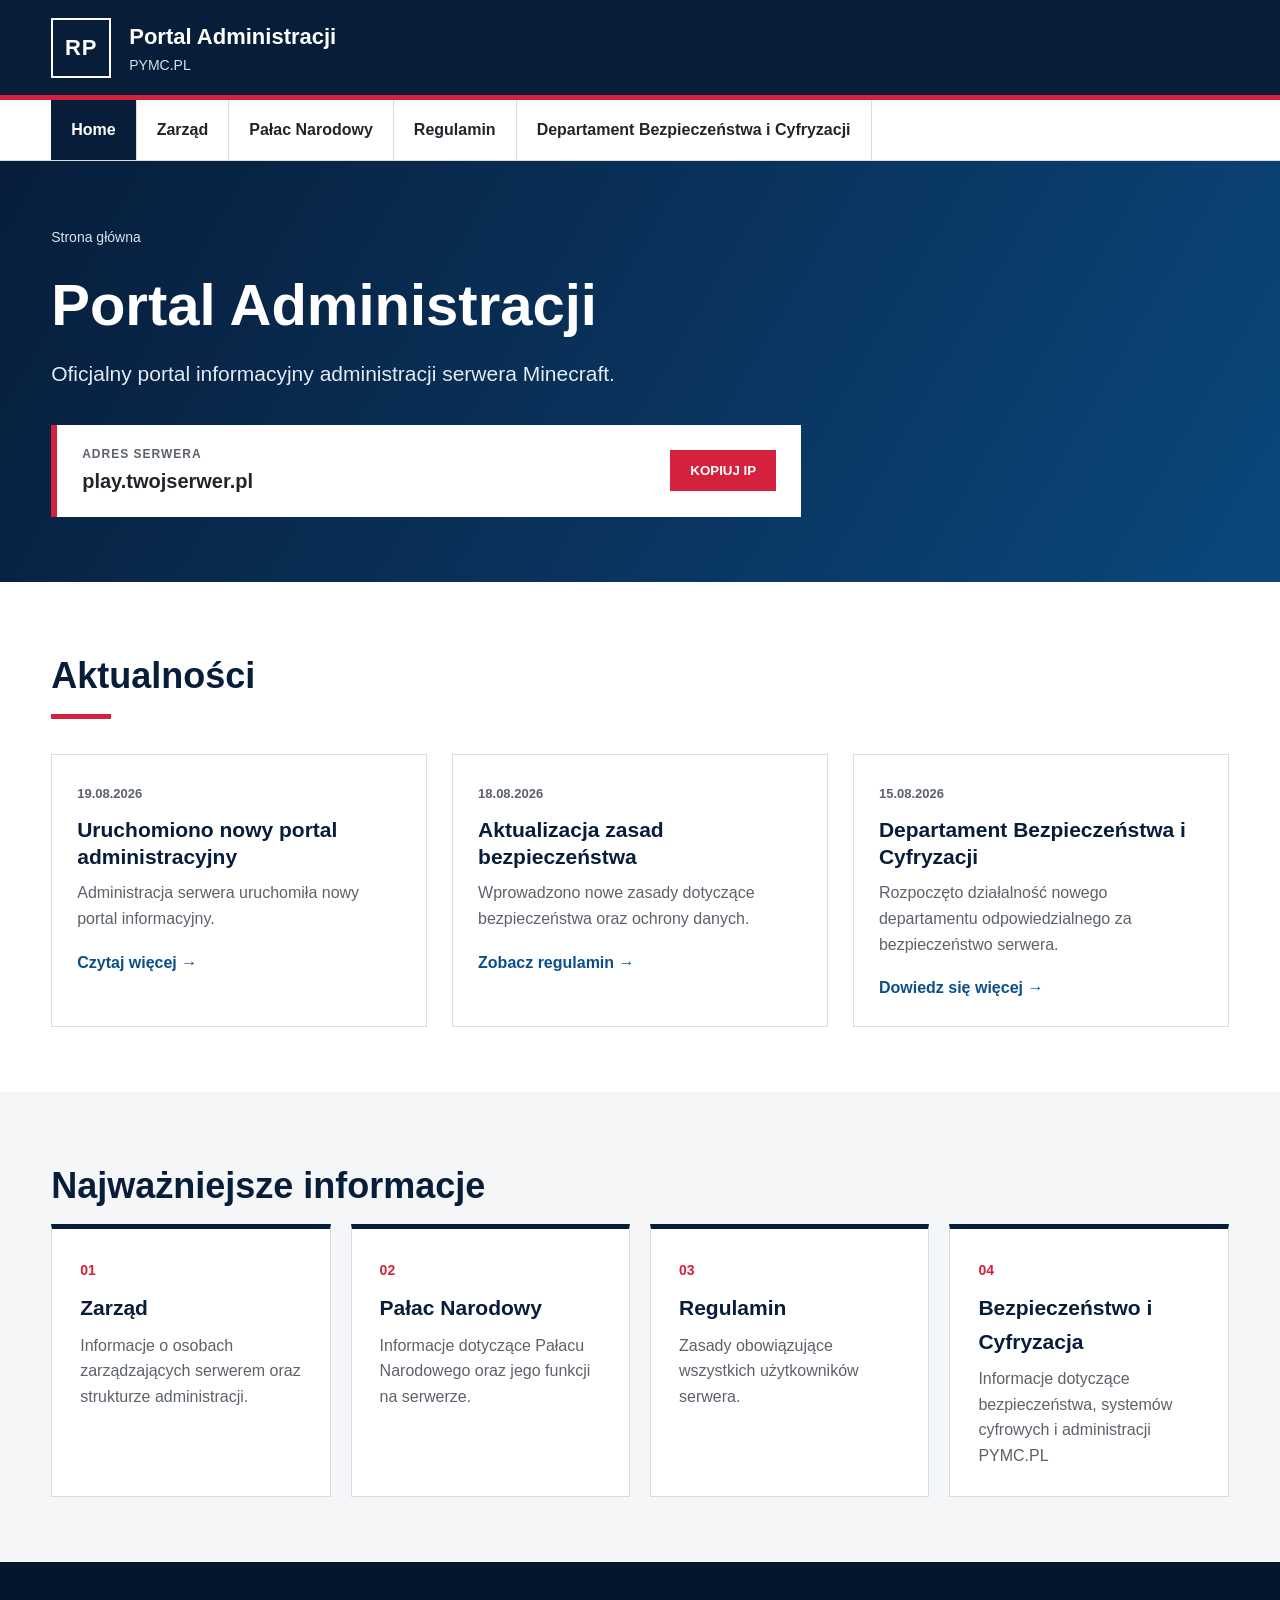
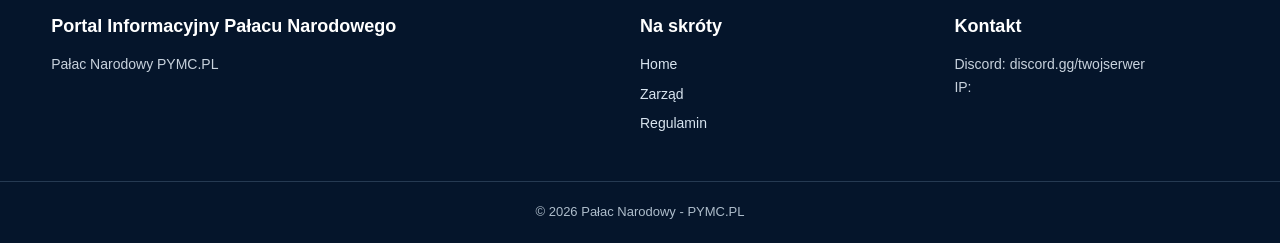
<file: index.html>
<!DOCTYPE html>
<html lang="pl">
<head>

    <meta charset="UTF-8">

    <meta name="viewport"
          content="width=device-width, initial-scale=1.0">

    <title>PYMC.PL</title>

    <link rel="icon"
          href="logopymc.png"
          type="image/png">

    <link rel="stylesheet"
          href="style.css">

</head>

<body>

<header class="top">
    <div class="container top-content">

        <div class="brand">
            <div class="logo">
                RP
            </div>

            <div>
                <strong>Portal Administracji</strong>
                <span>PYMC.PL</span>
            </div>
        </div>

        <button class="menu-button" onclick="toggleMenu()">
            ☰ MENU
        </button>

    </div>
</header>


<nav id="navigation">
    <div class="container nav-content">

        <a class="active" href="index.html">Home</a>
        <a href="zarzad.html">Zarząd</a>
        <a href="palac-narodowy.html">Pałac Narodowy</a>
        <a href="regulamin.html">Regulamin</a>
        <a href="departament.html">
            Departament Bezpieczeństwa i Cyfryzacji
        </a>

    </div>
</nav>


<main>

<section class="hero">
    <div class="container">

        <div class="breadcrumbs">
            Strona główna
        </div>

        <h1>Portal Administracji</h1>

        <p class="hero-description">
            Oficjalny portal informacyjny administracji
            serwera Minecraft.
        </p>

        <div class="server-box">

            <div>
                <span>ADRES SERWERA</span>
                <strong id="server-ip">
                    play.twojserwer.pl
                </strong>
            </div>

            <button onclick="copyIP()">
                KOPIUJ IP
            </button>

        </div>

    </div>
</section>


<section class="section">
    <div class="container">

        <h2>Aktualności</h2>

        <div class="red-line"></div>

        <div class="news">

            <article>
                <span class="date">
                    19.08.2026
                </span>

                <h3>
                    Uruchomiono nowy portal administracyjny
                </h3>

                <p>
                    Administracja serwera uruchomiła nowy
                    portal informacyjny.
                </p>

                <a href="#">
                    Czytaj więcej →
                </a>
            </article>


            <article>
                <span class="date">
                    18.08.2026
                </span>

                <h3>
                    Aktualizacja zasad bezpieczeństwa
                </h3>

                <p>
                    Wprowadzono nowe zasady dotyczące
                    bezpieczeństwa oraz ochrony danych.
                </p>

                <a href="regulamin.html">
                    Zobacz regulamin →
                </a>
            </article>


            <article>
                <span class="date">
                    15.08.2026
                </span>

                <h3>
                    Departament Bezpieczeństwa i Cyfryzacji
                </h3>

                <p>
                    Rozpoczęto działalność nowego departamentu
                    odpowiedzialnego za bezpieczeństwo serwera.
                </p>

                <a href="departament.html">
                    Dowiedz się więcej →
                </a>
            </article>

        </div>

    </div>
</section>


<section class="gray-section">

    <div class="container">

        <h2>Najważniejsze informacje</h2>

        <div class="cards">

            <a href="zarzad.html" class="card">
                <span class="card-icon">01</span>
                <h3>Zarząd</h3>
                <p>
                    Informacje o osobach zarządzających
                    serwerem oraz strukturze administracji.
                </p>
            </a>


            <a href="palac-narodowy.html" class="card">
                <span class="card-icon">02</span>
                <h3>Pałac Narodowy</h3>
                <p>
                    Informacje dotyczące Pałacu Narodowego
                    oraz jego funkcji na serwerze.
                </p>
            </a>


            <a href="regulamin.html" class="card">
                <span class="card-icon">03</span>
                <h3>Regulamin</h3>
                <p>
                    Zasady obowiązujące wszystkich
                    użytkowników serwera.
                </p>
            </a>


            <a href="departament.html" class="card">
                <span class="card-icon">04</span>
                <h3>Bezpieczeństwo i Cyfryzacja</h3>
                <p>
                    Informacje dotyczące bezpieczeństwa,
                    systemów cyfrowych i administracji PYMC.PL
                </p>
            </a>

        </div>

    </div>

</section>

</main>


<footer>

    <div class="container footer-grid">

        <div>
            <strong>Portal Informacyjny Pałacu Narodowego</strong>

            <p>
                Pałac Narodowy PYMC.PL
            </p>
        </div>


        <div>
            <strong>Na skróty</strong>

            <a href="index.html">Home</a>
            <a href="zarzad.html">Zarząd</a>
            <a href="regulamin.html">Regulamin</a>
        </div>


        <div>
            <strong>Kontakt</strong>

            <p>
                Discord: discord.gg/twojserwer
            </p>

            <p>
                IP: 
            </p>
        </div>

    </div>


    <div class="copyright">
        © 2026 Pałac Narodowy - PYMC.PL
    </div>

</footer>


<script src="script.js"></script>

</body>
</html>
</file>
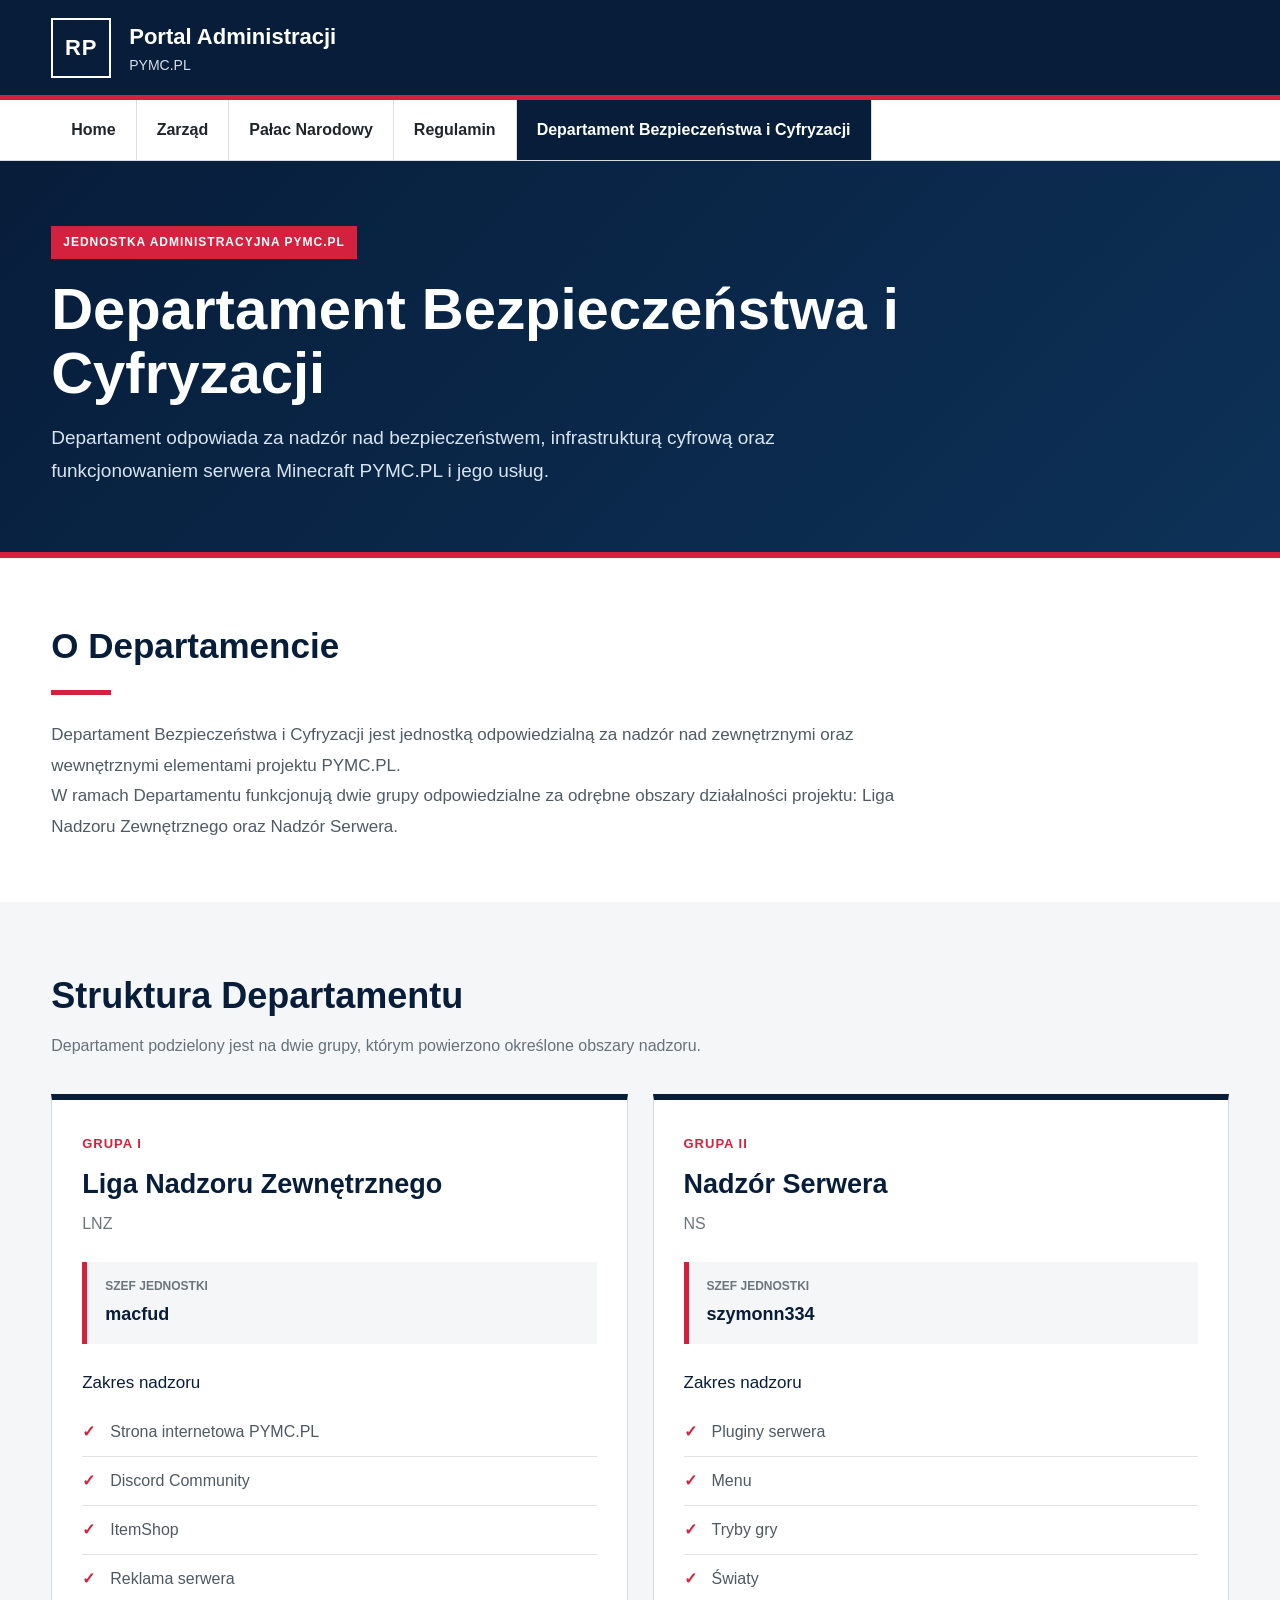
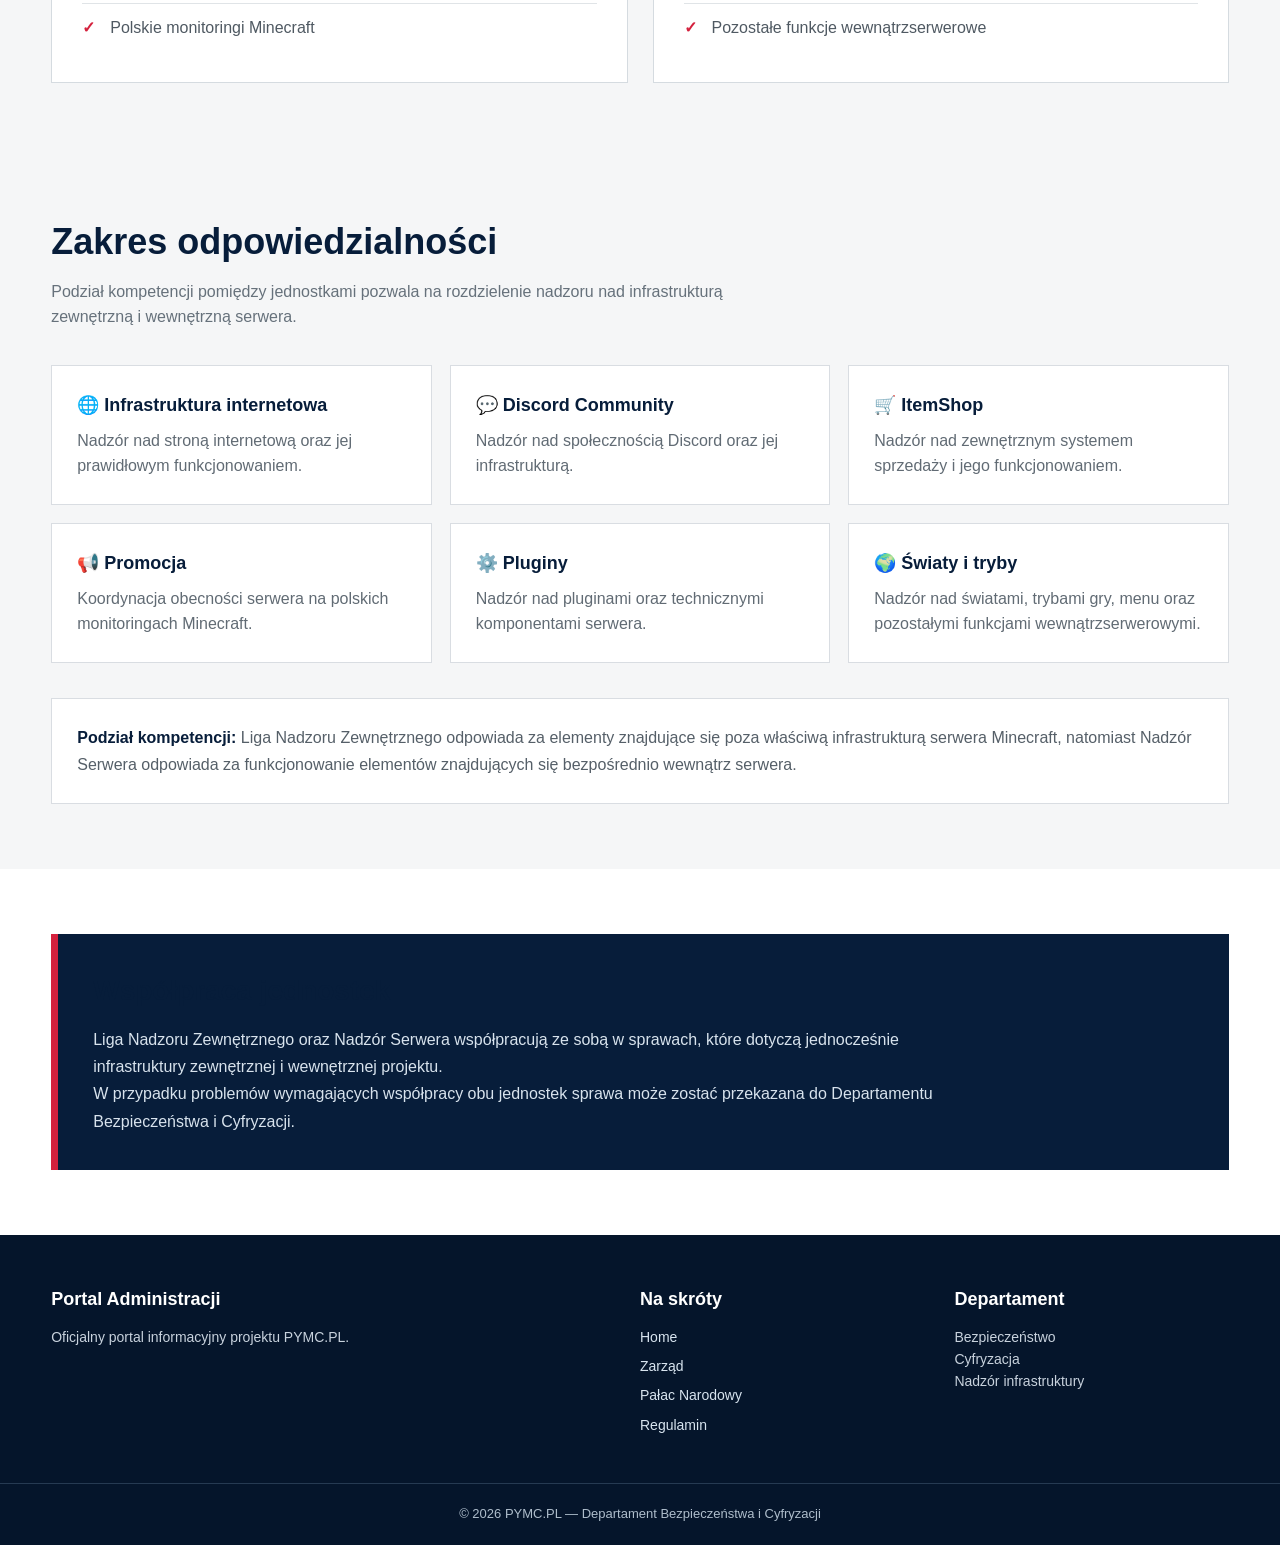
<file: departament.html>
<!DOCTYPE html>
<html lang="pl">

<head>

    <meta charset="UTF-8">

    <meta name="viewport"
          content="width=device-width, initial-scale=1.0">

    <title>Departament Bezpieczeństwa i Cyfryzacji — PYMC.PL</title>

    <link rel="icon"
      href="logopymc.png"
      type="image/png">

    <link rel="stylesheet"
          href="style.css">

    <style>

        /* =========================================
           HERO
        ========================================= */

        .department-hero {
            background:
                linear-gradient(
                    135deg,
                    #071d3a,
                    #0d3157
                );

            color: white;

            padding: 65px 0;

            border-bottom: 6px solid #d4213d;
        }

        .department-hero h1 {
            font-size: clamp(38px, 6vw, 58px);

            line-height: 1.1;

            max-width: 900px;

            margin-bottom: 18px;
        }

        .department-hero p {
            max-width: 850px;

            color: #d9e4ee;

            font-size: 19px;

            line-height: 1.7;
        }

        .department-label {
            display: inline-block;

            padding: 7px 12px;

            margin-bottom: 18px;

            background: #d4213d;

            font-size: 12px;

            font-weight: bold;

            letter-spacing: 1px;

            text-transform: uppercase;
        }


        /* =========================================
           INTRO
        ========================================= */

        .department-intro {
            padding: 60px 0;

            background: white;
        }

        .department-intro h2 {
            color: #071d3a;

            font-size: 35px;

            margin-bottom: 15px;
        }

        .department-intro p {
            max-width: 850px;

            color: #505a64;

            line-height: 1.8;

            font-size: 17px;
        }

        .red-line {
            width: 60px;

            height: 5px;

            background: #d4213d;

            margin: 16px 0 25px;
        }


        /* =========================================
           STRUKTURA
        ========================================= */

        .structure {
            padding: 65px 0;

            background: #f5f6f7;
        }

        .section-title {
            margin-bottom: 35px;
        }

        .section-title h2 {
            color: #071d3a;

            font-size: 36px;

            margin-bottom: 8px;
        }

        .section-title p {
            color: #66717b;

            max-width: 750px;

            line-height: 1.6;
        }


        /* =========================================
           GRUPY
        ========================================= */

        .groups {
            display: grid;

            grid-template-columns:
                repeat(2, 1fr);

            gap: 25px;
        }

        .group {
            background: white;

            border: 1px solid #d5dbe0;

            border-top: 6px solid #071d3a;

            padding: 30px;

            transition: .2s;
        }

        .group:hover {
            transform: translateY(-4px);

            box-shadow:
                0 10px 30px
                rgba(0,0,0,.08);

            border-top-color: #d4213d;
        }

        .group-number {
            color: #d4213d;

            font-size: 13px;

            font-weight: bold;

            letter-spacing: 1px;
        }

        .group h3 {
            color: #071d3a;

            font-size: 27px;

            margin: 8px 0 5px;
        }

        .group-subtitle {
            color: #6b747d;

            margin-bottom: 25px;
        }

        .chief {
            padding: 15px 18px;

            background: #f5f6f7;

            border-left: 5px solid #d4213d;

            margin-bottom: 25px;
        }

        .chief span {
            display: block;

            color: #6c757d;

            font-size: 12px;

            text-transform: uppercase;

            font-weight: bold;

            margin-bottom: 4px;
        }

        .chief strong {
            color: #071d3a;

            font-size: 18px;
        }


        /* =========================================
           ZAKRES KOMPETENCJI
        ========================================= */

        .competence-title {
            color: #071d3a;

            font-size: 17px;

            margin-bottom: 12px;
        }

        .competence-list {
            list-style: none;

            padding: 0;

            margin: 0;
        }

        .competence-list li {
            position: relative;

            padding: 12px 10px 12px 28px;

            border-bottom: 1px solid #e0e4e7;

            color: #4f5962;

            line-height: 1.5;
        }

        .competence-list li:last-child {
            border-bottom: none;
        }

        .competence-list li::before {
            content: "✓";

            position: absolute;

            left: 0;

            top: 12px;

            color: #d4213d;

            font-weight: bold;
        }


        /* =========================================
           WSPÓŁPRACA
        ========================================= */

        .cooperation {
            padding: 65px 0;

            background: white;
        }

        .cooperation-box {
            background: #071d3a;

            color: white;

            padding: 35px;

            border-left: 7px solid #d4213d;
        }

        .cooperation-box h2 {
            margin-bottom: 12px;

            font-size: 28px;
        }

        .cooperation-box p {
            color: #d8e3ed;

            line-height: 1.7;

            max-width: 850px;
        }


        /* =========================================
           NADZÓR
        ========================================= */

        .supervision {
            padding: 65px 0;

            background: #f5f6f7;
        }

        .supervision-grid {
            display: grid;

            grid-template-columns:
                repeat(3, 1fr);

            gap: 18px;
        }

        .supervision-card {
            background: white;

            border: 1px solid #d9dde2;

            padding: 25px;
        }

        .supervision-card strong {
            display: block;

            color: #071d3a;

            font-size: 18px;

            margin-bottom: 8px;
        }

        .supervision-card p {
            color: #616b74;

            line-height: 1.6;
        }


        /* =========================================
           STOPKA INFORMACYJNA
        ========================================= */

        .department-note {
            margin-top: 35px;

            padding: 25px;

            border: 1px solid #d9dde2;

            background: white;

            color: #555f68;

            line-height: 1.7;
        }

        .department-note strong {
            color: #071d3a;
        }


        /* =========================================
           RESPONSIVE
        ========================================= */

        @media (max-width: 850px) {

            .groups {
                grid-template-columns: 1fr;
            }

            .supervision-grid {
                grid-template-columns:
                    repeat(2, 1fr);
            }

        }


        @media (max-width: 550px) {

            .supervision-grid {
                grid-template-columns: 1fr;
            }

            .group {
                padding: 23px;
            }

        }

    </style>

</head>


<body>


<!-- =========================================
     HEADER
========================================= -->

<header class="top">

    <div class="container top-content">

        <div class="brand">

            <div class="logo">
                RP
            </div>

            <div>

                <strong>
                    Portal Administracji
                </strong>

                <span>
                    PYMC.PL
                </span>

            </div>

        </div>


        <button class="menu-button"
                onclick="toggleMenu()">

            ☰ MENU

        </button>

    </div>

</header>


<!-- =========================================
     NAWIGACJA
========================================= -->

<nav id="navigation">

    <div class="container nav-content">

        <a href="index.html">
            Home
        </a>

        <a href="zarzad.html">
            Zarząd
        </a>

        <a href="palac-narodowy.html">
            Pałac Narodowy
        </a>

        <a href="regulamin.html">
            Regulamin
        </a>

        <a class="active"
           href="departament.html">

            Departament Bezpieczeństwa
            i Cyfryzacji

        </a>

    </div>

</nav>


<!-- =========================================
     HERO
========================================= -->

<section class="department-hero">

    <div class="container">

        <span class="department-label">
            Jednostka administracyjna PYMC.PL
        </span>


        <h1>
            Departament Bezpieczeństwa
            i Cyfryzacji
        </h1>


        <p>

            Departament odpowiada za nadzór nad
            bezpieczeństwem, infrastrukturą cyfrową
            oraz funkcjonowaniem serwera Minecraft
            PYMC.PL i jego usług.

        </p>

    </div>

</section>


<!-- =========================================
     INFORMACJE
========================================= -->

<section class="department-intro">

    <div class="container">

        <h2>
            O Departamencie
        </h2>

        <div class="red-line"></div>


        <p>

            Departament Bezpieczeństwa i Cyfryzacji
            jest jednostką odpowiedzialną za nadzór
            nad zewnętrznymi oraz wewnętrznymi
            elementami projektu PYMC.PL.

        </p>


        <p>

            W ramach Departamentu funkcjonują dwie
            grupy odpowiedzialne za odrębne obszary
            działalności projektu: Liga Nadzoru
            Zewnętrznego oraz Nadzór Serwera.

        </p>

    </div>

</section>


<!-- =========================================
     STRUKTURA
========================================= -->

<section class="structure">

    <div class="container">


        <div class="section-title">

            <h2>
                Struktura Departamentu
            </h2>

            <p>

                Departament podzielony jest na dwie
                grupy, którym powierzono określone
                obszary nadzoru.

            </p>

        </div>


        <div class="groups">


            <!-- =================================
                 LIGA NADZORU ZEWNĘTRZNEGO
            ================================== -->

            <article class="group">

                <span class="group-number">
                    GRUPA I
                </span>


                <h3>
                    Liga Nadzoru Zewnętrznego
                </h3>


                <div class="group-subtitle">

                    LNZ

                </div>


                <div class="chief">

                    <span>
                        Szef jednostki
                    </span>

                    <strong>
                        macfud
                    </strong>

                </div>


                <div class="competence-title">

                    Zakres nadzoru

                </div>


                <ul class="competence-list">

                    <li>
                        Strona internetowa PYMC.PL
                    </li>

                    <li>
                        Discord Community
                    </li>

                    <li>
                        ItemShop
                    </li>

                    <li>
                        Reklama serwera
                    </li>

                    <li>
                        Polskie monitoringi Minecraft
                    </li>

                </ul>

            </article>



            <!-- =================================
                 NADZÓR SERWERA
            ================================== -->

            <article class="group">

                <span class="group-number">
                    GRUPA II
                </span>


                <h3>
                    Nadzór Serwera
                </h3>


                <div class="group-subtitle">

                    NS

                </div>


                <div class="chief">

                    <span>
                        Szef jednostki
                    </span>

                    <strong>
                        szymonn334
                    </strong>

                </div>


                <div class="competence-title">

                    Zakres nadzoru

                </div>


                <ul class="competence-list">

                    <li>
                        Pluginy serwera
                    </li>

                    <li>
                        Menu
                    </li>

                    <li>
                        Tryby gry
                    </li>

                    <li>
                        Światy
                    </li>

                    <li>
                        Pozostałe funkcje wewnątrzserwerowe
                    </li>

                </ul>

            </article>


        </div>

    </div>

</section>


<!-- =========================================
     ZAKRES ODPOWIEDZIALNOŚCI
========================================= -->

<section class="supervision">

    <div class="container">


        <div class="section-title">

            <h2>
                Zakres odpowiedzialności
            </h2>

            <p>

                Podział kompetencji pomiędzy jednostkami
                pozwala na rozdzielenie nadzoru nad
                infrastrukturą zewnętrzną i wewnętrzną
                serwera.

            </p>

        </div>


        <div class="supervision-grid">


            <div class="supervision-card">

                <strong>
                    🌐 Infrastruktura internetowa
                </strong>

                <p>

                    Nadzór nad stroną internetową
                    oraz jej prawidłowym funkcjonowaniem.

                </p>

            </div>


            <div class="supervision-card">

                <strong>
                    💬 Discord Community
                </strong>

                <p>

                    Nadzór nad społecznością Discord
                    oraz jej infrastrukturą.

                </p>

            </div>


            <div class="supervision-card">

                <strong>
                    🛒 ItemShop
                </strong>

                <p>

                    Nadzór nad zewnętrznym systemem
                    sprzedaży i jego funkcjonowaniem.

                </p>

            </div>


            <div class="supervision-card">

                <strong>
                    📢 Promocja
                </strong>

                <p>

                    Koordynacja obecności serwera
                    na polskich monitoringach Minecraft.

                </p>

            </div>


            <div class="supervision-card">

                <strong>
                    ⚙️ Pluginy
                </strong>

                <p>

                    Nadzór nad pluginami oraz
                    technicznymi komponentami serwera.

                </p>

            </div>


            <div class="supervision-card">

                <strong>
                    🌍 Światy i tryby
                </strong>

                <p>

                    Nadzór nad światami, trybami gry,
                    menu oraz pozostałymi funkcjami
                    wewnątrzserwerowymi.

                </p>

            </div>


        </div>


        <div class="department-note">

            <strong>
                Podział kompetencji:
            </strong>

            Liga Nadzoru Zewnętrznego odpowiada
            za elementy znajdujące się poza właściwą
            infrastrukturą serwera Minecraft,
            natomiast Nadzór Serwera odpowiada
            za funkcjonowanie elementów znajdujących
            się bezpośrednio wewnątrz serwera.

        </div>

    </div>

</section>


<!-- =========================================
     WSPÓŁPRACA
========================================= -->

<section class="cooperation">

    <div class="container">

        <div class="cooperation-box">

            <h2>
                Współpraca jednostek
            </h2>


            <p>

                Liga Nadzoru Zewnętrznego oraz Nadzór
                Serwera współpracują ze sobą w sprawach,
                które dotyczą jednocześnie infrastruktury
                zewnętrznej i wewnętrznej projektu.

            </p>


            <p>

                W przypadku problemów wymagających
                współpracy obu jednostek sprawa może
                zostać przekazana do Departamentu
                Bezpieczeństwa i Cyfryzacji.

            </p>

        </div>

    </div>

</section>


<!-- =========================================
     FOOTER
========================================= -->

<footer>

    <div class="container footer-grid">


        <div>

            <strong>
                Portal Administracji
            </strong>

            <p>

                Oficjalny portal informacyjny
                projektu PYMC.PL.

            </p>

        </div>


        <div>

            <strong>
                Na skróty
            </strong>

            <a href="index.html">
                Home
            </a>

            <a href="zarzad.html">
                Zarząd
            </a>

            <a href="palac-narodowy.html">
                Pałac Narodowy
            </a>

            <a href="regulamin.html">
                Regulamin
            </a>

        </div>


        <div>

            <strong>
                Departament
            </strong>

            <p>
                Bezpieczeństwo
            </p>

            <p>
                Cyfryzacja
            </p>

            <p>
                Nadzór infrastruktury
            </p>

        </div>


    </div>


    <div class="copyright">

        © 2026 PYMC.PL
        — Departament Bezpieczeństwa
        i Cyfryzacji

    </div>

</footer>


<script>

function toggleMenu() {

    const navigation =
        document.getElementById("navigation");

    navigation.classList.toggle("open");

}

</script>


</body>

</html>
</file>
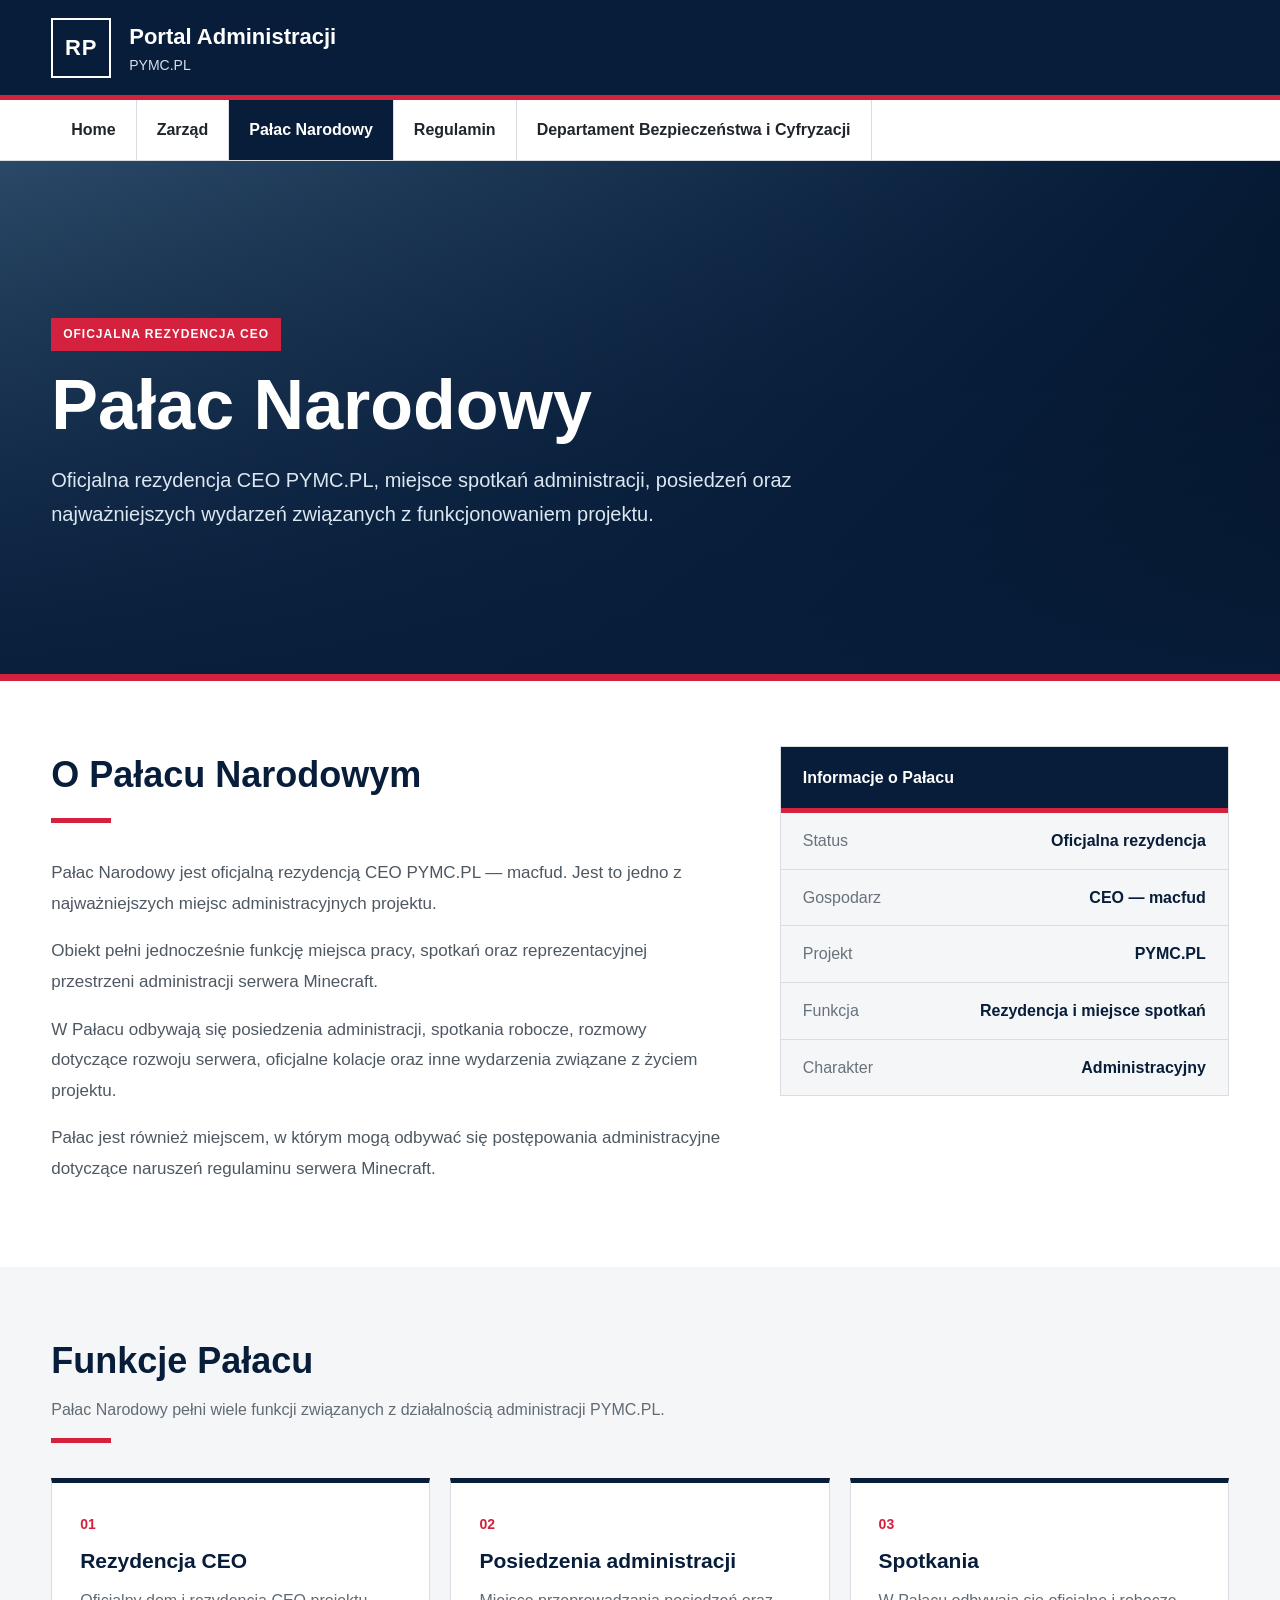
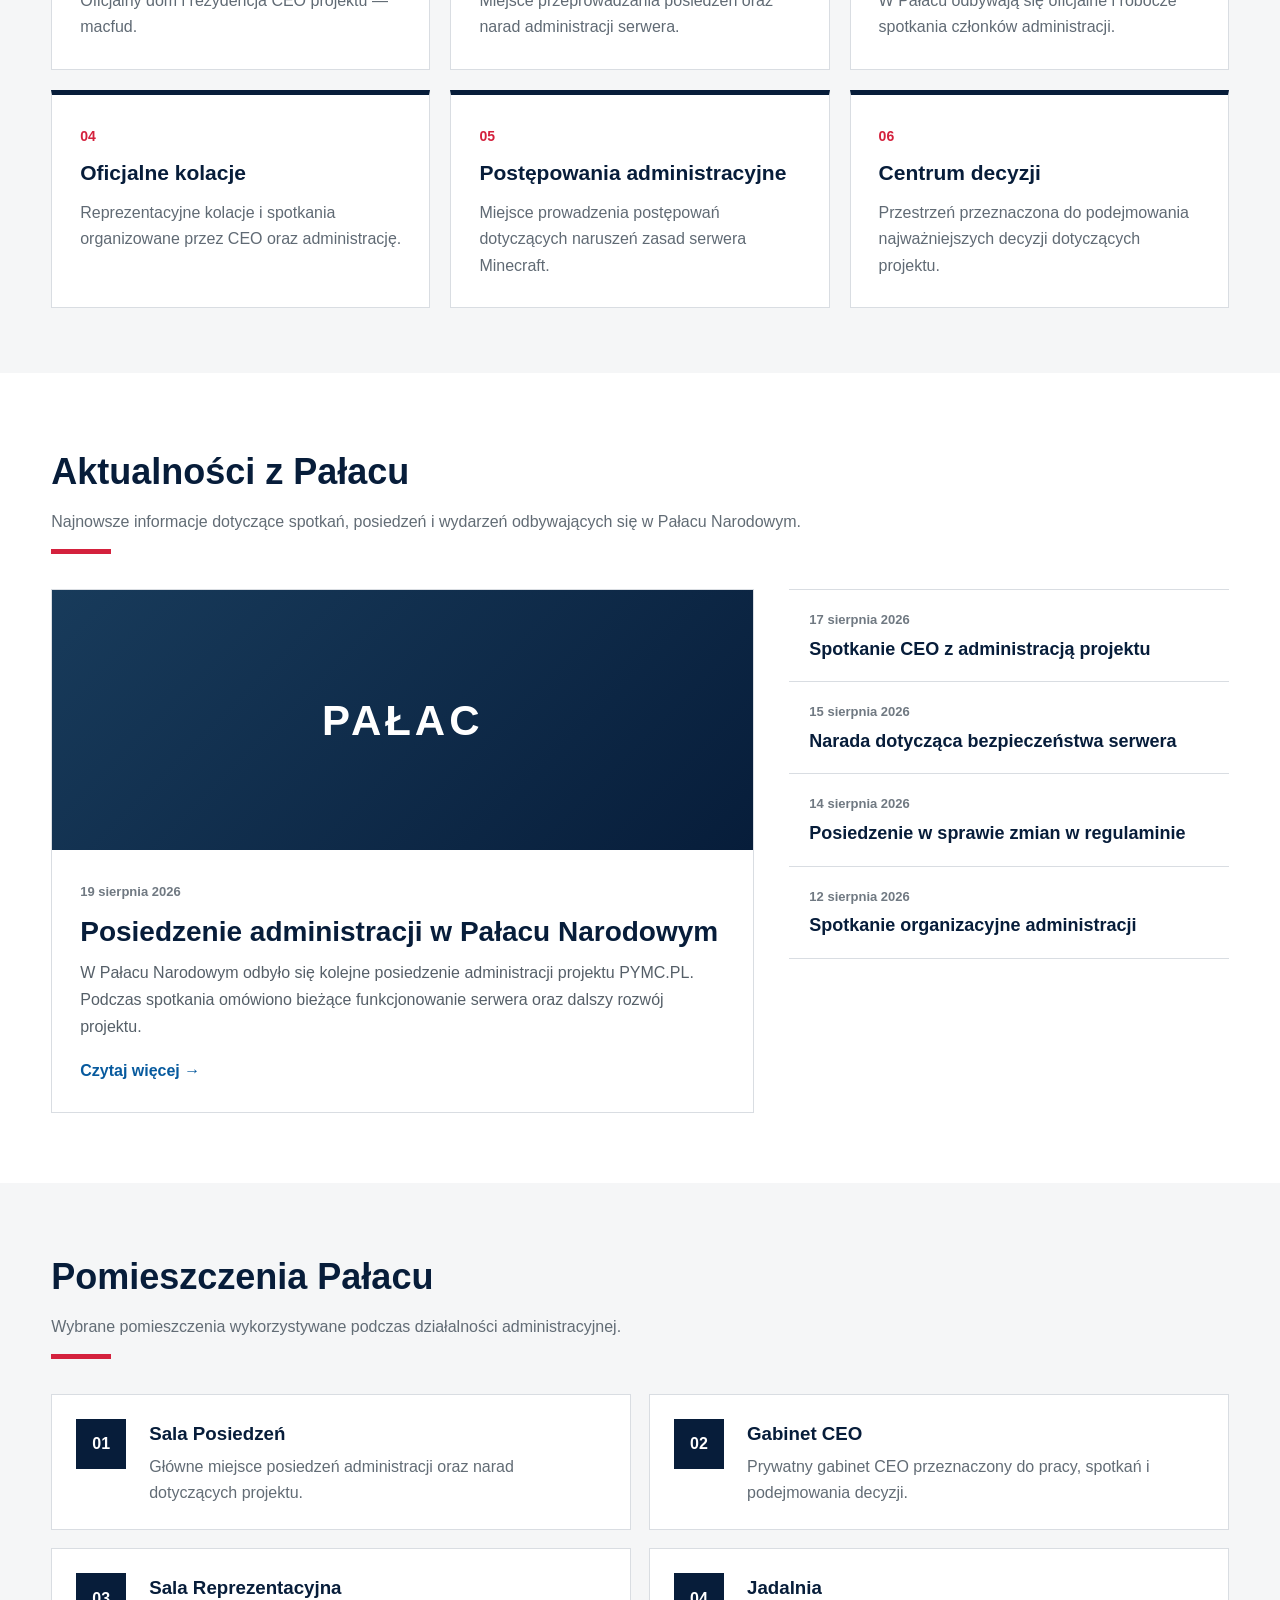
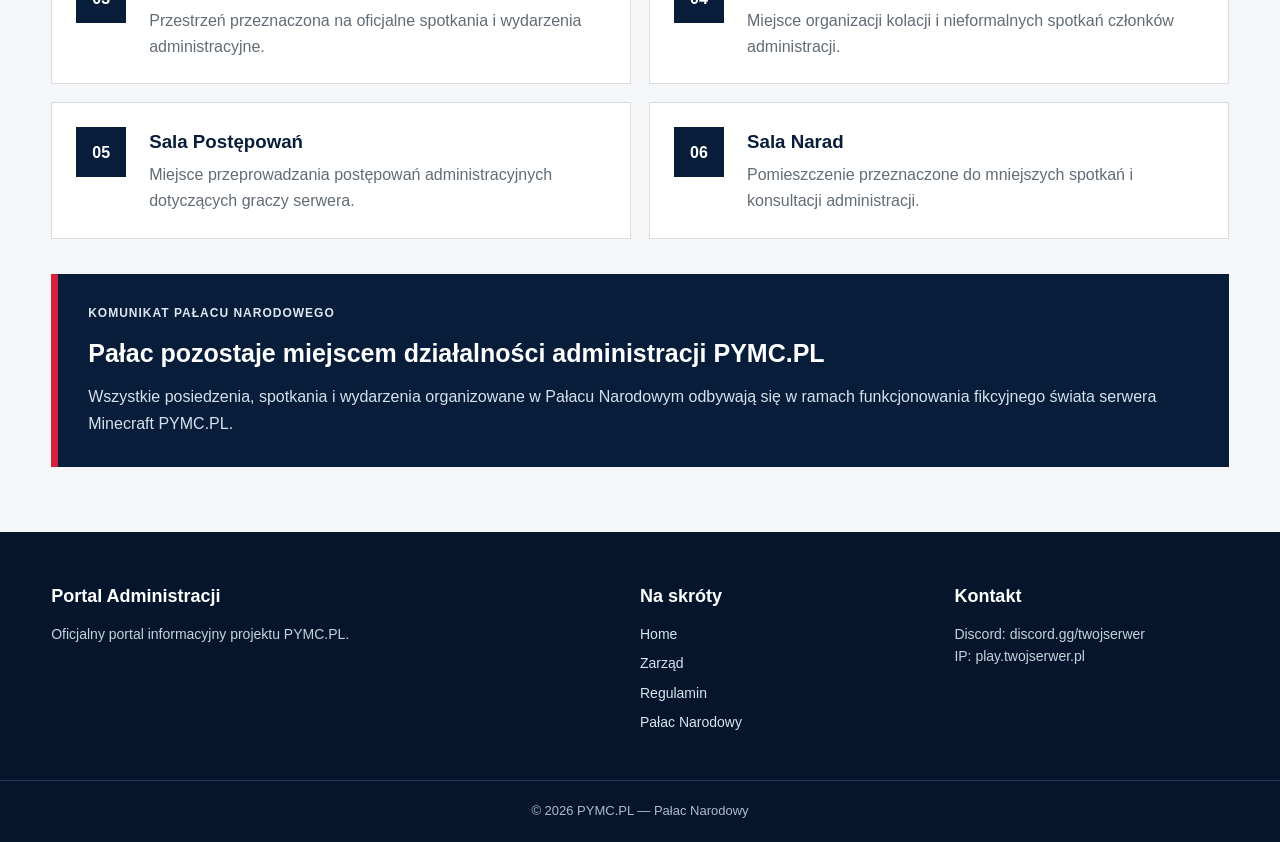
<file: palac-narodowy.html>
<!DOCTYPE html>
<html lang="pl">

<head>

    <meta charset="UTF-8">

    <meta name="viewport"
          content="width=device-width, initial-scale=1.0">

    <title>Pałac Narodowy — PYMC.PL</title>

    <link rel="icon"
      href="logopymc.png"
      type="image/png">

    <link rel="stylesheet"
          href="style.css">


    <style>

        /* =====================================================
           PAŁAC NARODOWY
        ===================================================== */

        .palace-hero {

            position: relative;

            min-height: 520px;

            display: flex;

            align-items: flex-end;

            background:
                linear-gradient(
                    to bottom,
                    rgba(7,29,58,.15),
                    rgba(7,29,58,.92)
                ),
                linear-gradient(
                    135deg,
                    #31516f,
                    #071d3a 65%,
                    #030c18
                );

            color: white;

            border-bottom: 7px solid #d4213d;

        }


        .palace-hero-content {

            padding: 80px 0 65px;

            max-width: 900px;

        }


        .palace-label {

            display: inline-block;

            padding: 7px 12px;

            margin-bottom: 18px;

            background: #d4213d;

            color: white;

            font-size: 12px;

            font-weight: bold;

            letter-spacing: 1px;

            text-transform: uppercase;

        }


        .palace-hero h1 {

            font-size: clamp(42px, 6vw, 70px);

            line-height: 1.05;

            margin-bottom: 20px;

        }


        .palace-hero p {

            max-width: 800px;

            color: #dce7f1;

            font-size: 20px;

            line-height: 1.7;

        }


        /* =====================================================
           INFORMACJE O PAŁACU
        ===================================================== */

        .palace-intro {

            padding: 65px 0;

            background: white;

        }


        .palace-intro-grid {

            display: grid;

            grid-template-columns:
                1.5fr 1fr;

            gap: 55px;

            align-items: start;

        }


        .palace-intro h2 {

            color: #071d3a;

            font-size: 36px;

            margin-bottom: 15px;

        }


        .palace-intro p {

            color: #4e5862;

            font-size: 17px;

            line-height: 1.8;

            margin-bottom: 17px;

        }


        .palace-fact-box {

            border: 1px solid #d9dde2;

            background: #f5f6f7;

        }


        .fact-title {

            padding: 18px 22px;

            background: #071d3a;

            color: white;

            font-weight: bold;

            border-bottom: 5px solid #d4213d;

        }


        .fact {

            display: flex;

            justify-content: space-between;

            gap: 20px;

            padding: 15px 22px;

            border-bottom: 1px solid #d9dde2;

        }


        .fact:last-child {

            border-bottom: none;

        }


        .fact span:first-child {

            color: #68727c;

        }


        .fact strong {

            color: #071d3a;

            text-align: right;

        }


        /* =====================================================
           FUNKCJE PAŁACU
        ===================================================== */

        .palace-functions {

            padding: 65px 0;

            background: #f5f6f7;

        }


        .section-heading {

            margin-bottom: 35px;

        }


        .section-heading h2 {

            color: #071d3a;

            font-size: 36px;

            margin-bottom: 8px;

        }


        .section-heading p {

            color: #626c75;

            max-width: 750px;

        }


        .red-line {

            width: 60px;

            height: 5px;

            background: #d4213d;

            margin-top: 15px;

        }


        .function-grid {

            display: grid;

            grid-template-columns:
                repeat(3, 1fr);

            gap: 20px;

        }


        .function-card {

            background: white;

            border: 1px solid #d9dde2;

            padding: 28px;

            border-top: 5px solid #071d3a;

            transition: .2s;

        }


        .function-card:hover {

            transform: translateY(-5px);

            border-top-color: #d4213d;

            box-shadow:
                0 10px 30px
                rgba(0,0,0,.08);

        }


        .function-number {

            color: #d4213d;

            font-weight: bold;

            font-size: 14px;

        }


        .function-card h3 {

            color: #071d3a;

            font-size: 21px;

            margin: 8px 0 10px;

        }


        .function-card p {

            color: #606a74;

            line-height: 1.65;

        }


        /* =====================================================
           AKTUALNOŚCI
        ===================================================== */

        .palace-news {

            padding: 70px 0;

            background: white;

        }


        .news-layout {

            display: grid;

            grid-template-columns:
                1.6fr 1fr;

            gap: 35px;

        }


        .featured-news {

            border: 1px solid #d9dde2;

            background: white;

        }


        .featured-image {

            height: 260px;

            background:

                linear-gradient(
                    135deg,
                    #183b5b,
                    #071d3a
                );

            display: flex;

            align-items: center;

            justify-content: center;

            color: white;

            font-size: 42px;

            font-weight: bold;

            letter-spacing: 4px;

        }


        .featured-content {

            padding: 28px;

        }


        .news-date {

            color: #707982;

            font-size: 13px;

            font-weight: bold;

        }


        .featured-content h3 {

            color: #071d3a;

            font-size: 28px;

            line-height: 1.25;

            margin: 10px 0;

        }


        .featured-content p {

            color: #555f68;

            line-height: 1.7;

        }


        .read-more {

            display: inline-block;

            margin-top: 18px;

            color: #075a9e;

            font-weight: bold;

            text-decoration: none;

        }


        .read-more:hover {

            text-decoration: underline;

        }


        /* =====================================================
           LISTA NEWSÓW
        ===================================================== */

        .news-list {

            border-top: 1px solid #d9dde2;

        }


        .news-item {

            display: block;

            padding: 20px;

            border-bottom: 1px solid #d9dde2;

            text-decoration: none;

            transition: .15s;

        }


        .news-item:hover {

            background: #f5f6f7;

        }


        .news-item .news-date {

            display: block;

            margin-bottom: 6px;

        }


        .news-item h3 {

            color: #071d3a;

            font-size: 18px;

            line-height: 1.35;

        }


        /* =====================================================
           SALONY
        ===================================================== */

        .palace-rooms {

            padding: 65px 0;

            background: #f5f6f7;

        }


        .rooms-grid {

            display: grid;

            grid-template-columns:
                repeat(2, 1fr);

            gap: 18px;

        }


        .room {

            background: white;

            border: 1px solid #d9dde2;

            padding: 24px;

            display: grid;

            grid-template-columns: 55px 1fr;

            gap: 18px;

        }


        .room-icon {

            width: 50px;

            height: 50px;

            display: flex;

            align-items: center;

            justify-content: center;

            background: #071d3a;

            color: white;

            font-weight: bold;

        }


        .room h3 {

            color: #071d3a;

            margin-bottom: 5px;

        }


        .room p {

            color: #626c75;

            line-height: 1.6;

        }


        /* =====================================================
           OSTATNIE WYDARZENIE
        ===================================================== */

        .official-message {

            margin-top: 35px;

            padding: 30px;

            background: #071d3a;

            color: white;

            border-left: 7px solid #d4213d;

        }


        .official-message .message-label {

            color: #dce7f1;

            font-size: 12px;

            font-weight: bold;

            letter-spacing: 1px;

            text-transform: uppercase;

            margin-bottom: 10px;

        }


        .official-message h3 {

            font-size: 25px;

            margin-bottom: 10px;

        }


        .official-message p {

            color: #d6e1eb;

            line-height: 1.7;

        }


        /* =====================================================
           RESPONSIVE
        ===================================================== */

        @media (max-width: 850px) {

            .palace-intro-grid,
            .news-layout {

                grid-template-columns: 1fr;

            }


            .function-grid {

                grid-template-columns:
                    repeat(2, 1fr);

            }

        }


        @media (max-width: 600px) {

            .palace-hero {

                min-height: 430px;

            }


            .palace-hero-content {

                padding: 60px 0 45px;

            }


            .function-grid,
            .rooms-grid {

                grid-template-columns: 1fr;

            }


            .fact {

                flex-direction: column;

                gap: 4px;

            }


            .fact strong {

                text-align: left;

            }

        }

    </style>

</head>


<body>


<!-- =====================================================
     HEADER
===================================================== -->

<header class="top">

    <div class="container top-content">

        <div class="brand">

            <div class="logo">
                RP
            </div>

            <div>

                <strong>
                    Portal Administracji
                </strong>

                <span>
                    PYMC.PL
                </span>

            </div>

        </div>


        <button class="menu-button"
                onclick="toggleMenu()">

            ☰ MENU

        </button>

    </div>

</header>


<!-- =====================================================
     NAVIGACJA
===================================================== -->

<nav id="navigation">

    <div class="container nav-content">

        <a href="index.html">
            Home
        </a>

        <a href="zarzad.html">
            Zarząd
        </a>

        <a class="active"
           href="palac-narodowy.html">

            Pałac Narodowy

        </a>

        <a href="regulamin.html">
            Regulamin
        </a>

        <a href="departament.html">

            Departament Bezpieczeństwa
            i Cyfryzacji

        </a>

    </div>

</nav>


<!-- =====================================================
     HERO
===================================================== -->

<section class="palace-hero">

    <div class="container">

        <div class="palace-hero-content">

            <span class="palace-label">

                Oficjalna rezydencja CEO

            </span>


            <h1>
                Pałac Narodowy
            </h1>


            <p>

                Oficjalna rezydencja CEO PYMC.PL,
                miejsce spotkań administracji,
                posiedzeń oraz najważniejszych
                wydarzeń związanych z funkcjonowaniem
                projektu.

            </p>

        </div>

    </div>

</section>


<!-- =====================================================
     INFORMACJE
===================================================== -->

<section class="palace-intro">

    <div class="container">

        <div class="palace-intro-grid">


            <div>

                <h2>
                    O Pałacu Narodowym
                </h2>

                <div class="red-line"></div>


                <p>

                    Pałac Narodowy jest oficjalną
                    rezydencją CEO PYMC.PL — macfud.
                    Jest to jedno z najważniejszych
                    miejsc administracyjnych projektu.

                </p>


                <p>

                    Obiekt pełni jednocześnie funkcję
                    miejsca pracy, spotkań oraz
                    reprezentacyjnej przestrzeni
                    administracji serwera Minecraft.

                </p>


                <p>

                    W Pałacu odbywają się posiedzenia
                    administracji, spotkania robocze,
                    rozmowy dotyczące rozwoju serwera,
                    oficjalne kolacje oraz inne wydarzenia
                    związane z życiem projektu.

                </p>


                <p>

                    Pałac jest również miejscem,
                    w którym mogą odbywać się
                    postępowania administracyjne
                    dotyczące naruszeń regulaminu
                    serwera Minecraft.

                </p>


            </div>


            <aside class="palace-fact-box">

                <div class="fact-title">

                    Informacje o Pałacu

                </div>


                <div class="fact">

                    <span>
                        Status
                    </span>

                    <strong>
                        Oficjalna rezydencja
                    </strong>

                </div>


                <div class="fact">

                    <span>
                        Gospodarz
                    </span>

                    <strong>
                        CEO — macfud
                    </strong>

                </div>


                <div class="fact">

                    <span>
                        Projekt
                    </span>

                    <strong>
                        PYMC.PL
                    </strong>

                </div>


                <div class="fact">

                    <span>
                        Funkcja
                    </span>

                    <strong>
                        Rezydencja i miejsce spotkań
                    </strong>

                </div>


                <div class="fact">

                    <span>
                        Charakter
                    </span>

                    <strong>
                        Administracyjny
                    </strong>

                </div>

            </aside>


        </div>

    </div>

</section>


<!-- =====================================================
     FUNKCJE
===================================================== -->

<section class="palace-functions">

    <div class="container">


        <div class="section-heading">

            <h2>
                Funkcje Pałacu
            </h2>

            <p>

                Pałac Narodowy pełni wiele funkcji
                związanych z działalnością administracji
                PYMC.PL.

            </p>

            <div class="red-line"></div>

        </div>


        <div class="function-grid">


            <div class="function-card">

                <span class="function-number">
                    01
                </span>

                <h3>
                    Rezydencja CEO
                </h3>

                <p>

                    Oficjalny dom i rezydencja
                    CEO projektu — macfud.

                </p>

            </div>


            <div class="function-card">

                <span class="function-number">
                    02
                </span>

                <h3>
                    Posiedzenia administracji
                </h3>

                <p>

                    Miejsce przeprowadzania
                    posiedzeń oraz narad
                    administracji serwera.

                </p>

            </div>


            <div class="function-card">

                <span class="function-number">
                    03
                </span>

                <h3>
                    Spotkania
                </h3>

                <p>

                    W Pałacu odbywają się
                    oficjalne i robocze spotkania
                    członków administracji.

                </p>

            </div>


            <div class="function-card">

                <span class="function-number">
                    04
                </span>

                <h3>
                    Oficjalne kolacje
                </h3>

                <p>

                    Reprezentacyjne kolacje
                    i spotkania organizowane
                    przez CEO oraz administrację.

                </p>

            </div>


            <div class="function-card">

                <span class="function-number">
                    05
                </span>

                <h3>
                    Postępowania administracyjne
                </h3>

                <p>

                    Miejsce prowadzenia postępowań
                    dotyczących naruszeń zasad
                    serwera Minecraft.

                </p>

            </div>


            <div class="function-card">

                <span class="function-number">
                    06
                </span>

                <h3>
                    Centrum decyzji
                </h3>

                <p>

                    Przestrzeń przeznaczona do
                    podejmowania najważniejszych
                    decyzji dotyczących projektu.

                </p>

            </div>


        </div>


    </div>

</section>


<!-- =====================================================
     AKTUALNOŚCI
===================================================== -->

<section class="palace-news">

    <div class="container">


        <div class="section-heading">

            <h2>
                Aktualności z Pałacu
            </h2>

            <p>

                Najnowsze informacje dotyczące
                spotkań, posiedzeń i wydarzeń
                odbywających się w Pałacu Narodowym.

            </p>

            <div class="red-line"></div>

        </div>


        <div class="news-layout">


            <!-- GŁÓWNY NEWS -->

            <article class="featured-news">

                <div class="featured-image">

                    PAŁAC

                </div>


                <div class="featured-content">

                    <span class="news-date">

                        19 sierpnia 2026

                    </span>


                    <h3>

                        Posiedzenie administracji
                        w Pałacu Narodowym

                    </h3>


                    <p>

                        W Pałacu Narodowym odbyło się
                        kolejne posiedzenie administracji
                        projektu PYMC.PL. Podczas spotkania
                        omówiono bieżące funkcjonowanie
                        serwera oraz dalszy rozwój projektu.

                    </p>


                    <a href="#"
                       class="read-more">

                        Czytaj więcej →

                    </a>

                </div>

            </article>


            <!-- LISTA -->

            <div class="news-list">


                <a href="#"
                   class="news-item">

                    <span class="news-date">

                        17 sierpnia 2026

                    </span>

                    <h3>

                        Spotkanie CEO z administracją
                        projektu

                    </h3>

                </a>


                <a href="#"
                   class="news-item">

                    <span class="news-date">

                        15 sierpnia 2026

                    </span>

                    <h3>

                        Narada dotycząca bezpieczeństwa
                        serwera

                    </h3>

                </a>


                <a href="#"
                   class="news-item">

                    <span class="news-date">

                        14 sierpnia 2026

                    </span>

                    <h3>

                        Posiedzenie w sprawie zmian
                        w regulaminie

                    </h3>

                </a>


                <a href="#"
                   class="news-item">

                    <span class="news-date">

                        12 sierpnia 2026

                    </span>

                    <h3>

                        Spotkanie organizacyjne
                        administracji

                    </h3>

                </a>


            </div>

        </div>


    </div>

</section>


<!-- =====================================================
     POMIESZCZENIA
===================================================== -->

<section class="palace-rooms">

    <div class="container">


        <div class="section-heading">

            <h2>
                Pomieszczenia Pałacu
            </h2>

            <p>

                Wybrane pomieszczenia wykorzystywane
                podczas działalności administracyjnej.

            </p>

            <div class="red-line"></div>

        </div>


        <div class="rooms-grid">


            <div class="room">

                <div class="room-icon">
                    01
                </div>

                <div>

                    <h3>
                        Sala Posiedzeń
                    </h3>

                    <p>

                        Główne miejsce posiedzeń
                        administracji oraz narad
                        dotyczących projektu.

                    </p>

                </div>

            </div>


            <div class="room">

                <div class="room-icon">
                    02
                </div>

                <div>

                    <h3>
                        Gabinet CEO
                    </h3>

                    <p>

                        Prywatny gabinet CEO
                        przeznaczony do pracy,
                        spotkań i podejmowania decyzji.

                    </p>

                </div>

            </div>


            <div class="room">

                <div class="room-icon">
                    03
                </div>

                <div>

                    <h3>
                        Sala Reprezentacyjna
                    </h3>

                    <p>

                        Przestrzeń przeznaczona
                        na oficjalne spotkania
                        i wydarzenia administracyjne.

                    </p>

                </div>

            </div>


            <div class="room">

                <div class="room-icon">
                    04
                </div>

                <div>

                    <h3>
                        Jadalnia
                    </h3>

                    <p>

                        Miejsce organizacji kolacji
                        i nieformalnych spotkań
                        członków administracji.

                    </p>

                </div>

            </div>


            <div class="room">

                <div class="room-icon">
                    05
                </div>

                <div>

                    <h3>
                        Sala Postępowań
                    </h3>

                    <p>

                        Miejsce przeprowadzania
                        postępowań administracyjnych
                        dotyczących graczy serwera.

                    </p>

                </div>

            </div>


            <div class="room">

                <div class="room-icon">
                    06
                </div>

                <div>

                    <h3>
                        Sala Narad
                    </h3>

                    <p>

                        Pomieszczenie przeznaczone
                        do mniejszych spotkań
                        i konsultacji administracji.

                    </p>

                </div>

            </div>


        </div>


        <!-- OFICJALNY KOMUNIKAT -->

        <div class="official-message">

            <div class="message-label">

                Komunikat Pałacu Narodowego

            </div>


            <h3>

                Pałac pozostaje miejscem
                działalności administracji PYMC.PL

            </h3>


            <p>

                Wszystkie posiedzenia, spotkania
                i wydarzenia organizowane w Pałacu
                Narodowym odbywają się w ramach
                funkcjonowania fikcyjnego świata
                serwera Minecraft PYMC.PL.

            </p>

        </div>


    </div>

</section>


<!-- =====================================================
     FOOTER
===================================================== -->

<footer>

    <div class="container footer-grid">


        <div>

            <strong>
                Portal Administracji
            </strong>

            <p>

                Oficjalny portal informacyjny
                projektu PYMC.PL.

            </p>

        </div>


        <div>

            <strong>
                Na skróty
            </strong>

            <a href="index.html">
                Home
            </a>

            <a href="zarzad.html">
                Zarząd
            </a>

            <a href="regulamin.html">
                Regulamin
            </a>

            <a href="palac-narodowy.html">
                Pałac Narodowy
            </a>

        </div>


        <div>

            <strong>
                Kontakt
            </strong>

            <p>
                Discord: discord.gg/twojserwer
            </p>

            <p>
                IP: play.twojserwer.pl
            </p>

        </div>


    </div>


    <div class="copyright">

        © 2026 PYMC.PL
        — Pałac Narodowy

    </div>

</footer>


<script>

function toggleMenu() {

    const navigation =
        document.getElementById("navigation");

    navigation.classList.toggle("open");

}

</script>


</body>

</html>
</file>
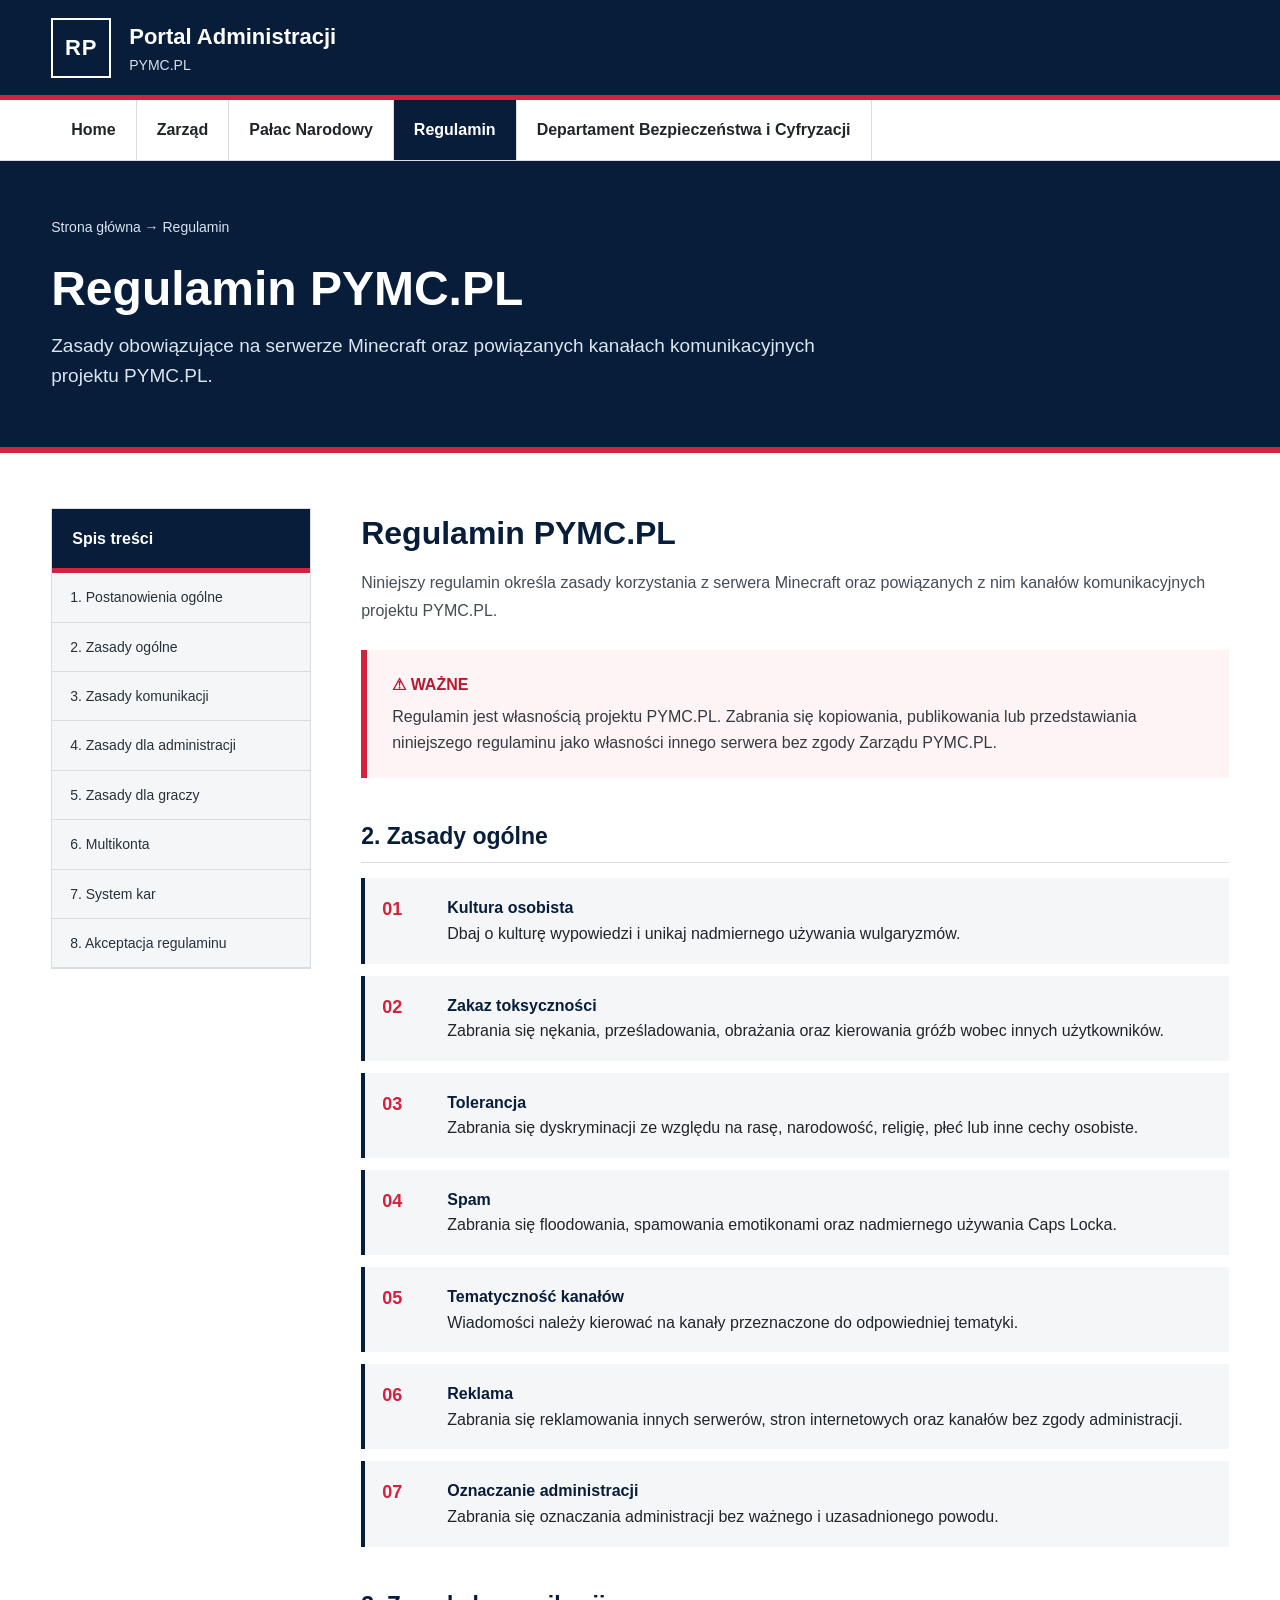
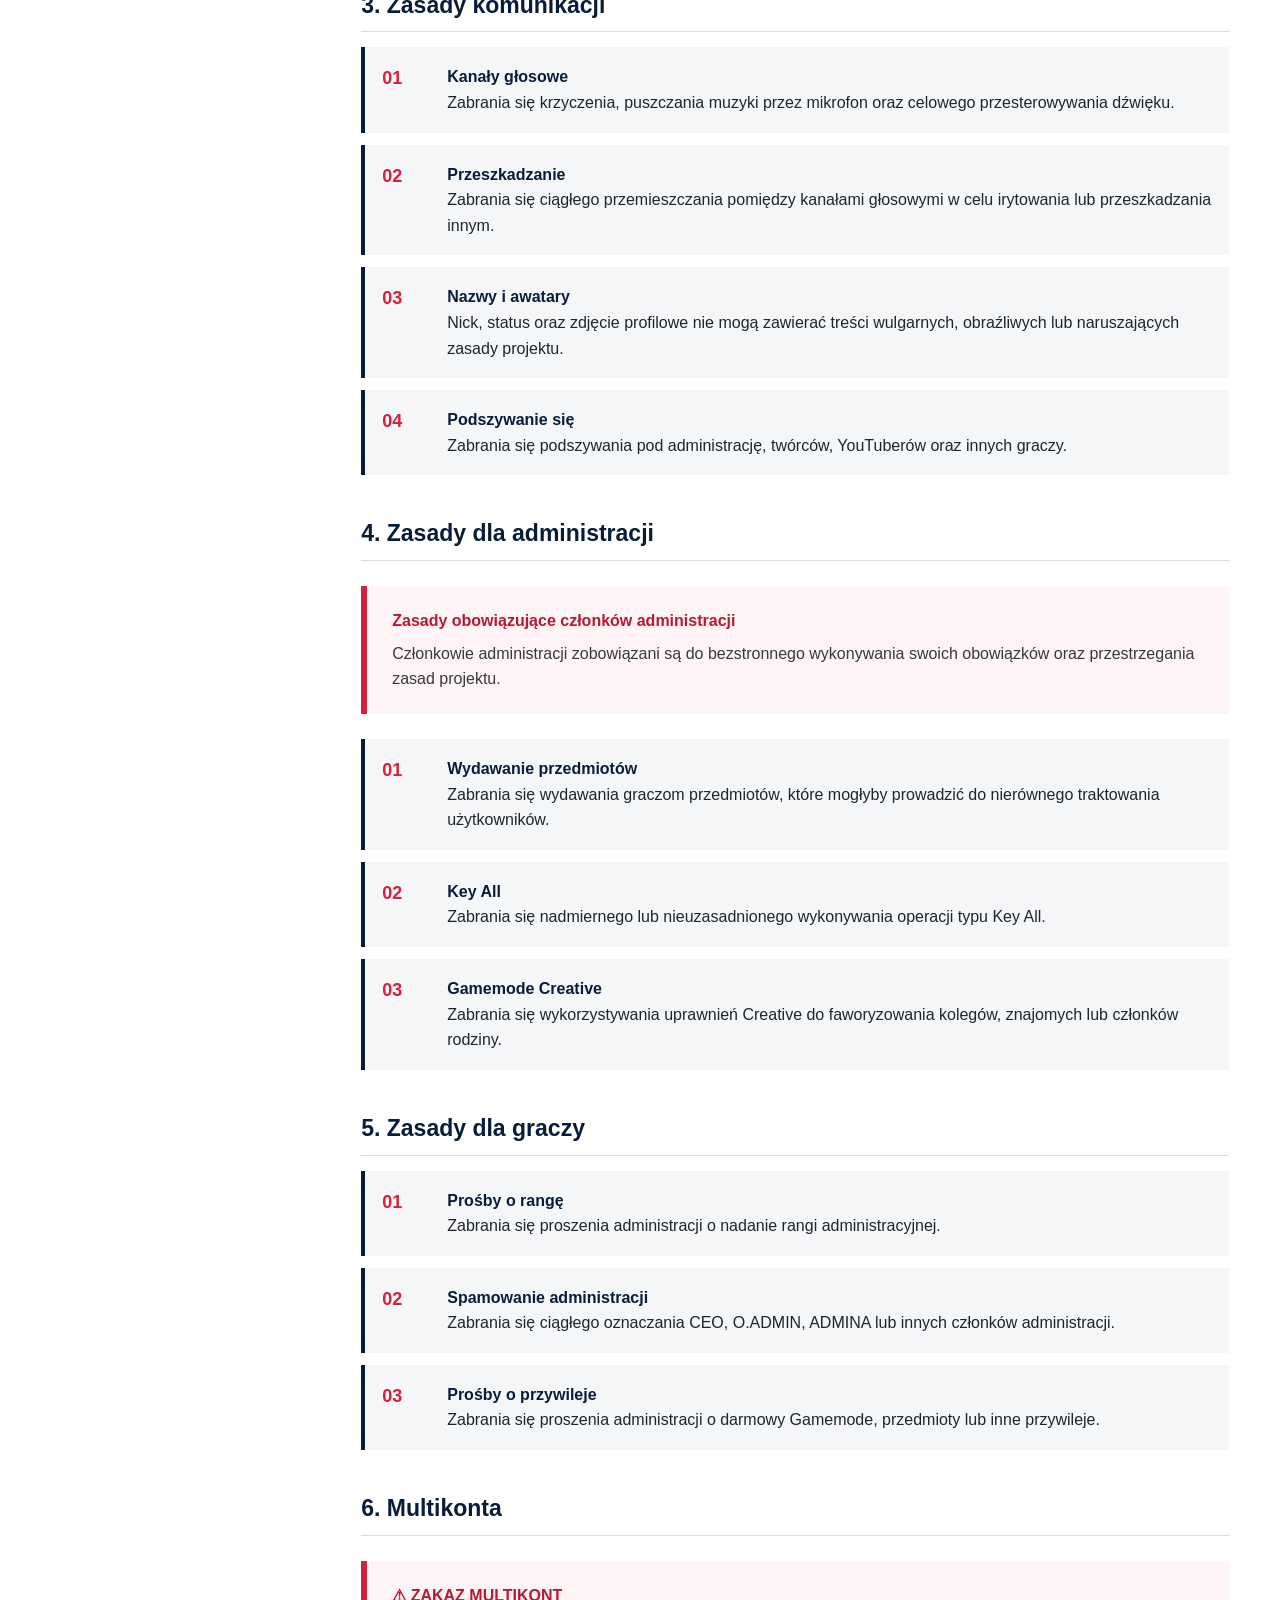
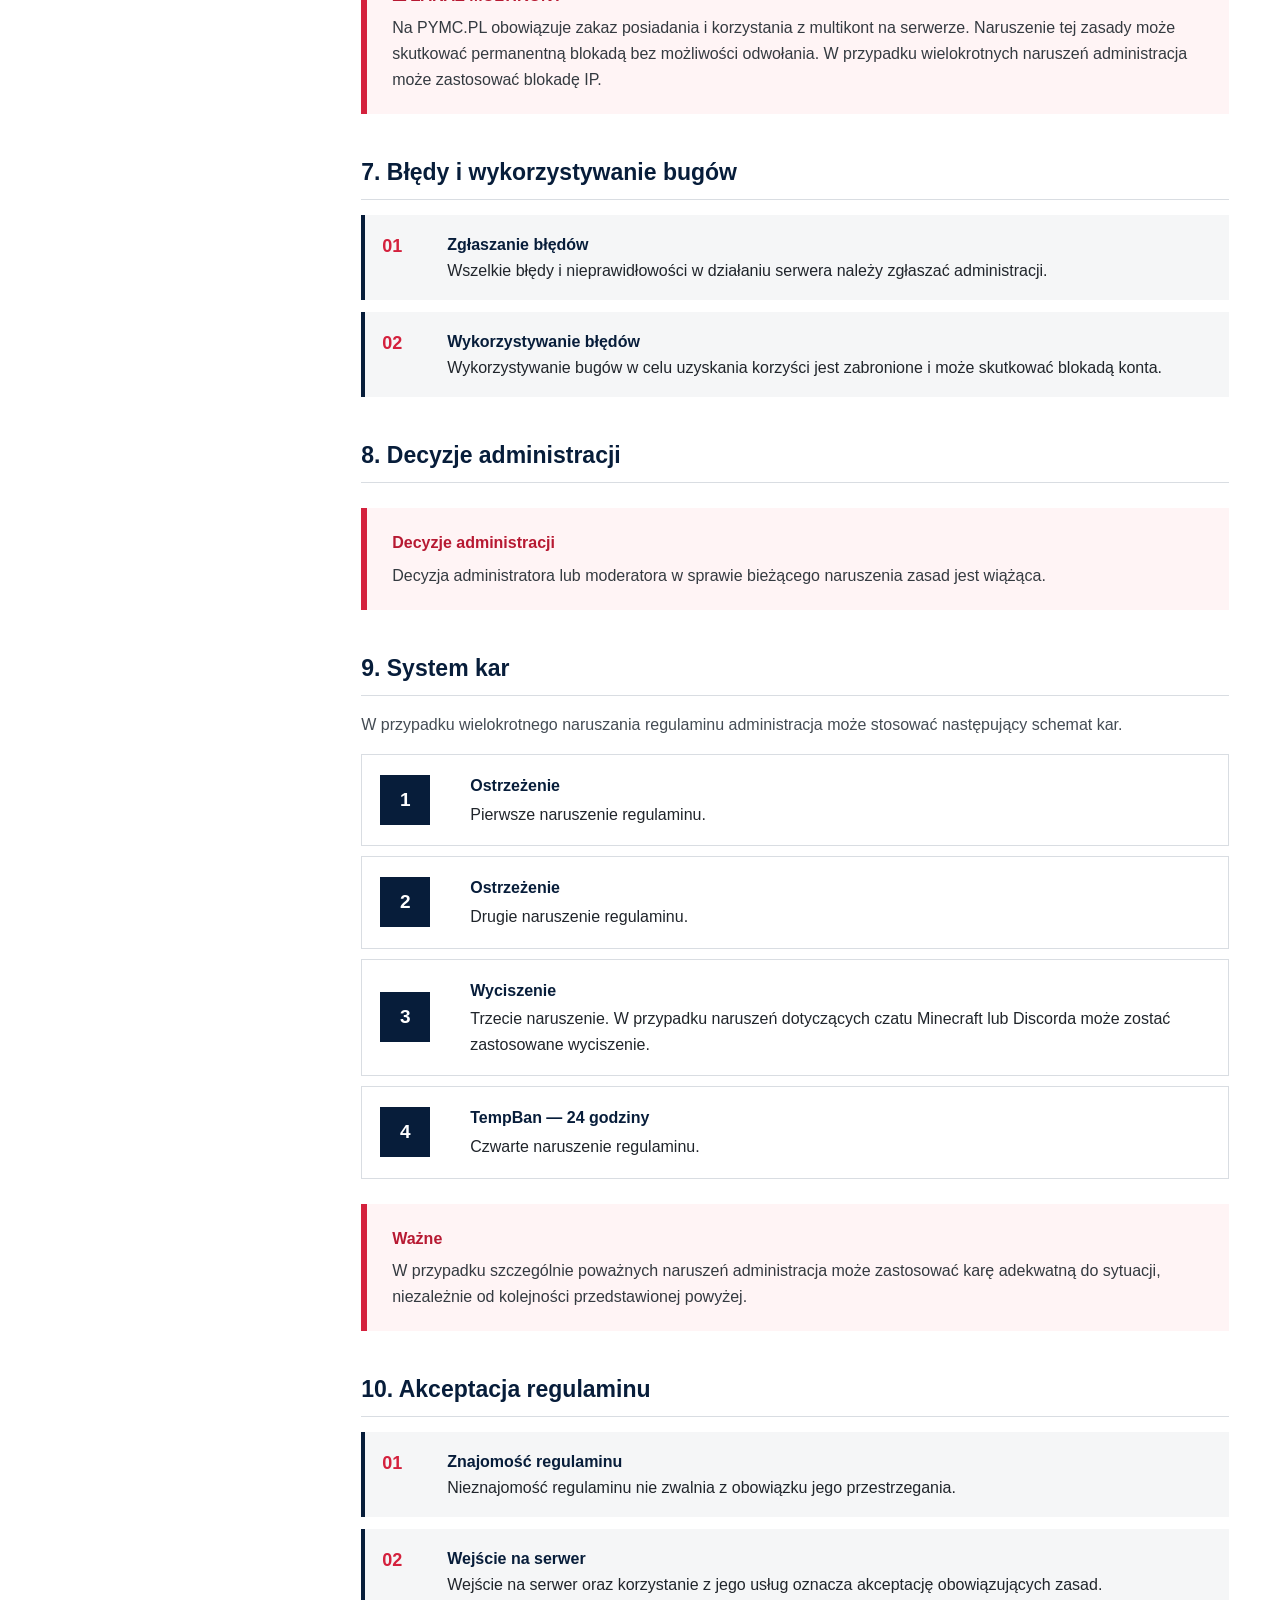
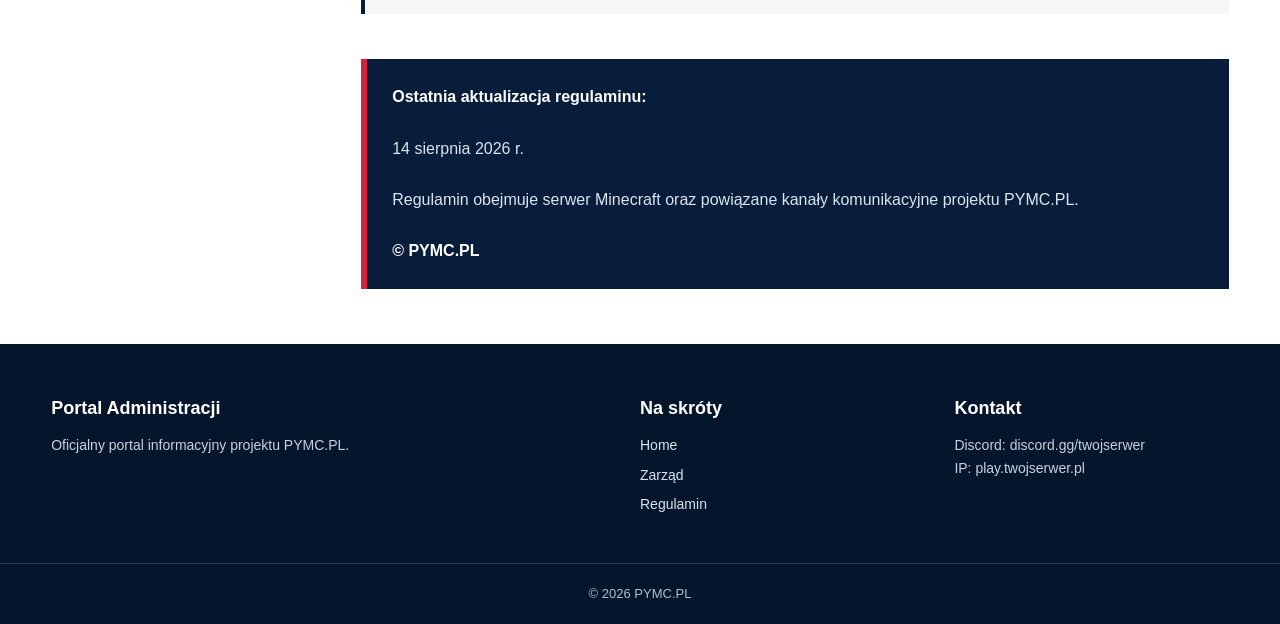
<file: regulamin.html>
<!DOCTYPE html>
<html lang="pl">

<head>

    <meta charset="UTF-8">

    <meta name="viewport"
          content="width=device-width, initial-scale=1.0">

    <title>Regulamin — PYMC.PL</title>

    <link rel="icon"
      href="logopymc.png"
      type="image/png">

    <link rel="stylesheet"
          href="style.css">

    <style>

        /* =========================================
           REGULAMIN
        ========================================= */

        .rules-header {
            background: #071d3a;
            color: white;

            padding: 55px 0;

            border-bottom: 6px solid #d4213d;
        }

        .rules-header h1 {
            font-size: 48px;
            line-height: 1.1;

            margin-bottom: 15px;
        }

        .rules-header p {
            max-width: 800px;

            color: #dbe5ef;

            font-size: 19px;
        }


        .rules-layout {
            display: grid;

            grid-template-columns:
                260px 1fr;

            gap: 50px;

            padding: 55px 0;
        }


        /* =========================================
           MENU
        ========================================= */

        .rules-menu {
            align-self: start;

            position: sticky;
            top: 20px;

            border: 1px solid #d9dde2;

            background: #f5f6f7;
        }

        .rules-menu-title {
            background: #071d3a;

            color: white;

            padding: 17px 20px;

            font-weight: bold;

            border-bottom: 5px solid #d4213d;
        }

        .rules-menu a {
            display: block;

            padding: 13px 18px;

            color: #27313a;

            text-decoration: none;

            border-bottom: 1px solid #d9dde2;

            font-size: 14px;
        }

        .rules-menu a:hover {
            background: white;

            color: #075a9e;
        }


        /* =========================================
           CONTENT
        ========================================= */

        .rules-content h2 {
            color: #071d3a;

            font-size: 32px;

            margin-bottom: 10px;
        }

        .rules-content h3 {
            color: #071d3a;

            font-size: 23px;

            margin-top: 40px;

            margin-bottom: 15px;

            padding-bottom: 8px;

            border-bottom: 1px solid #d9dde2;
        }

        .rules-content p {
            color: #444c54;

            line-height: 1.75;

            margin-bottom: 15px;
        }


        /* =========================================
           ARTYKUŁ
        ========================================= */

        .rule {
            display: grid;

            grid-template-columns: 50px 1fr;

            gap: 15px;

            margin-bottom: 12px;

            padding: 17px;

            background: #f5f6f7;

            border-left: 4px solid #071d3a;
        }

        .rule-number {
            color: #d4213d;

            font-weight: bold;

            font-size: 18px;
        }

        .rule strong {
            color: #071d3a;
        }


        /* =========================================
           WAŻNA INFORMACJA
        ========================================= */

        .important {
            background: #fff4f5;

            border-left: 6px solid #d4213d;

            padding: 22px 25px;

            margin: 25px 0;

            color: #343a40;
        }

        .important-title {
            color: #b71932;

            font-weight: bold;

            margin-bottom: 7px;
        }


        /* =========================================
           KARY
        ========================================= */

        .penalty {
            display: grid;

            grid-template-columns: 70px 1fr;

            gap: 20px;

            align-items: center;

            padding: 18px;

            margin-bottom: 10px;

            background: white;

            border: 1px solid #d9dde2;
        }

        .penalty-number {
            width: 50px;
            height: 50px;

            display: flex;

            align-items: center;
            justify-content: center;

            background: #071d3a;

            color: white;

            font-size: 19px;

            font-weight: bold;
        }

        .penalty strong {
            color: #071d3a;

            display: block;

            margin-bottom: 3px;
        }


        /* =========================================
           STOPKA REGULAMINU
        ========================================= */

        .rules-footer {
            margin-top: 45px;

            padding: 25px;

            background: #071d3a;

            color: #dbe5ef;

            border-left: 6px solid #d4213d;
        }

        .rules-footer strong {
            color: white;
        }


        /* =========================================
           RESPONSIVE
        ========================================= */

        @media (max-width: 800px) {

            .rules-layout {
                grid-template-columns: 1fr;

                gap: 30px;
            }

            .rules-menu {
                position: static;
            }

            .rules-header h1 {
                font-size: 38px;
            }

        }


        @media (max-width: 500px) {

            .rule {
                grid-template-columns: 35px 1fr;

                padding: 13px;

                gap: 8px;
            }

            .penalty {
                grid-template-columns: 55px 1fr;

                gap: 12px;
            }

        }

    </style>

</head>


<body>


<!-- =========================================
     HEADER
========================================= -->

<header class="top">

    <div class="container top-content">

        <div class="brand">

            <div class="logo">
                RP
            </div>

            <div>

                <strong>
                    Portal Administracji
                </strong>

                <span>
                    PYMC.PL
                </span>

            </div>

        </div>


        <button class="menu-button"
                onclick="toggleMenu()">

            ☰ MENU

        </button>

    </div>

</header>


<!-- =========================================
     NAWIGACJA
========================================= -->

<nav id="navigation">

    <div class="container nav-content">

        <a href="index.html">
            Home
        </a>

        <a href="zarzad.html">
            Zarząd
        </a>

        <a href="palac-narodowy.html">
            Pałac Narodowy
        </a>

        <a class="active"
           href="regulamin.html">

            Regulamin

        </a>

        <a href="departament.html">

            Departament Bezpieczeństwa
            i Cyfryzacji

        </a>

    </div>

</nav>


<!-- =========================================
     NAGŁÓWEK
========================================= -->

<section class="rules-header">

    <div class="container">

        <div class="breadcrumbs">

            Strona główna
            →
            Regulamin

        </div>


        <h1>
            Regulamin PYMC.PL
        </h1>


        <p>

            Zasady obowiązujące na serwerze Minecraft
            oraz powiązanych kanałach komunikacyjnych
            projektu PYMC.PL.

        </p>

    </div>

</section>


<!-- =========================================
     TREŚĆ
========================================= -->

<main>

<div class="container rules-layout">


<!-- =========================================
     MENU BOCZNE
========================================= -->

<aside class="rules-menu">

    <div class="rules-menu-title">

        Spis treści

    </div>


    <a href="#postanowienia">

        1. Postanowienia ogólne

    </a>


    <a href="#kultura">

        2. Zasady ogólne

    </a>


    <a href="#discord">

        3. Zasady komunikacji

    </a>


    <a href="#administracja">

        4. Zasady dla administracji

    </a>


    <a href="#gracze">

        5. Zasady dla graczy

    </a>


    <a href="#multikonta">

        6. Multikonta

    </a>


    <a href="#kary">

        7. System kar

    </a>


    <a href="#akceptacja">

        8. Akceptacja regulaminu

    </a>

</aside>


<!-- =========================================
     GŁÓWNA TREŚĆ
========================================= -->

<section class="rules-content">


<h2 id="postanowienia">

    Regulamin PYMC.PL

</h2>


<p>

    Niniejszy regulamin określa zasady korzystania
    z serwera Minecraft oraz powiązanych z nim
    kanałów komunikacyjnych projektu PYMC.PL.

</p>


<div class="important">

    <div class="important-title">

        ⚠ WAŻNE

    </div>


    Regulamin jest własnością projektu PYMC.PL.

    Zabrania się kopiowania, publikowania lub
    przedstawiania niniejszego regulaminu jako
    własności innego serwera bez zgody Zarządu PYMC.PL.

</div>



<!-- =========================================
     ZASADY OGÓLNE
========================================= -->

<h3 id="kultura">

    2. Zasady ogólne

</h3>


<div class="rule">

    <div class="rule-number">
        01
    </div>

    <div>

        <strong>Kultura osobista</strong>

        <br>

        Dbaj o kulturę wypowiedzi i unikaj
        nadmiernego używania wulgaryzmów.

    </div>

</div>


<div class="rule">

    <div class="rule-number">
        02
    </div>

    <div>

        <strong>Zakaz toksyczności</strong>

        <br>

        Zabrania się nękania, prześladowania,
        obrażania oraz kierowania gróźb wobec
        innych użytkowników.

    </div>

</div>


<div class="rule">

    <div class="rule-number">
        03
    </div>

    <div>

        <strong>Tolerancja</strong>

        <br>

        Zabrania się dyskryminacji ze względu
        na rasę, narodowość, religię, płeć
        lub inne cechy osobiste.

    </div>

</div>


<div class="rule">

    <div class="rule-number">
        04
    </div>

    <div>

        <strong>Spam</strong>

        <br>

        Zabrania się floodowania, spamowania
        emotikonami oraz nadmiernego używania
        Caps Locka.

    </div>

</div>


<div class="rule">

    <div class="rule-number">
        05
    </div>

    <div>

        <strong>Tematyczność kanałów</strong>

        <br>

        Wiadomości należy kierować na kanały
        przeznaczone do odpowiedniej tematyki.

    </div>

</div>


<div class="rule">

    <div class="rule-number">
        06
    </div>

    <div>

        <strong>Reklama</strong>

        <br>

        Zabrania się reklamowania innych serwerów,
        stron internetowych oraz kanałów bez zgody
        administracji.

    </div>

</div>


<div class="rule">

    <div class="rule-number">
        07
    </div>

    <div>

        <strong>Oznaczanie administracji</strong>

        <br>

        Zabrania się oznaczania administracji
        bez ważnego i uzasadnionego powodu.

    </div>

</div>



<!-- =========================================
     DISCORD
========================================= -->

<h3 id="discord">

    3. Zasady komunikacji

</h3>


<div class="rule">

    <div class="rule-number">
        01
    </div>

    <div>

        <strong>Kanały głosowe</strong>

        <br>

        Zabrania się krzyczenia, puszczania muzyki
        przez mikrofon oraz celowego przesterowywania
        dźwięku.

    </div>

</div>


<div class="rule">

    <div class="rule-number">
        02
    </div>

    <div>

        <strong>Przeszkadzanie</strong>

        <br>

        Zabrania się ciągłego przemieszczania
        pomiędzy kanałami głosowymi w celu
        irytowania lub przeszkadzania innym.

    </div>

</div>


<div class="rule">

    <div class="rule-number">
        03
    </div>

    <div>

        <strong>Nazwy i awatary</strong>

        <br>

        Nick, status oraz zdjęcie profilowe nie mogą
        zawierać treści wulgarnych, obraźliwych
        lub naruszających zasady projektu.

    </div>

</div>


<div class="rule">

    <div class="rule-number">
        04
    </div>

    <div>

        <strong>Podszywanie się</strong>

        <br>

        Zabrania się podszywania pod administrację,
        twórców, YouTuberów oraz innych graczy.

    </div>

</div>



<!-- =========================================
     ADMINISTRACJA
========================================= -->

<h3 id="administracja">

    4. Zasady dla administracji

</h3>


<div class="important">

    <div class="important-title">

        Zasady obowiązujące członków administracji

    </div>

    Członkowie administracji zobowiązani są
    do bezstronnego wykonywania swoich obowiązków
    oraz przestrzegania zasad projektu.

</div>


<div class="rule">

    <div class="rule-number">
        01
    </div>

    <div>

        <strong>Wydawanie przedmiotów</strong>

        <br>

        Zabrania się wydawania graczom przedmiotów,
        które mogłyby prowadzić do nierównego
        traktowania użytkowników.

    </div>

</div>


<div class="rule">

    <div class="rule-number">
        02
    </div>

    <div>

        <strong>Key All</strong>

        <br>

        Zabrania się nadmiernego lub nieuzasadnionego
        wykonywania operacji typu Key All.

    </div>

</div>


<div class="rule">

    <div class="rule-number">
        03
    </div>

    <div>

        <strong>Gamemode Creative</strong>

        <br>

        Zabrania się wykorzystywania uprawnień
        Creative do faworyzowania kolegów,
        znajomych lub członków rodziny.

    </div>

</div>



<!-- =========================================
     GRACZE
========================================= -->

<h3 id="gracze">

    5. Zasady dla graczy

</h3>


<div class="rule">

    <div class="rule-number">
        01
    </div>

    <div>

        <strong>Prośby o rangę</strong>

        <br>

        Zabrania się proszenia administracji
        o nadanie rangi administracyjnej.

    </div>

</div>


<div class="rule">

    <div class="rule-number">
        02
    </div>

    <div>

        <strong>Spamowanie administracji</strong>

        <br>

        Zabrania się ciągłego oznaczania
        CEO, O.ADMIN, ADMINA lub innych członków
        administracji.

    </div>

</div>


<div class="rule">

    <div class="rule-number">
        03
    </div>

    <div>

        <strong>Prośby o przywileje</strong>

        <br>

        Zabrania się proszenia administracji
        o darmowy Gamemode, przedmioty lub inne
        przywileje.

    </div>

</div>



<!-- =========================================
     MULTIKONTA
========================================= -->

<h3 id="multikonta">

    6. Multikonta

</h3>


<div class="important">

    <div class="important-title">

        ⚠ ZAKAZ MULTIKONT

    </div>

    Na PYMC.PL obowiązuje zakaz posiadania
    i korzystania z multikont na serwerze.

    Naruszenie tej zasady może skutkować
    permanentną blokadą bez możliwości odwołania.

    W przypadku wielokrotnych naruszeń administracja
    może zastosować blokadę IP.

</div>



<!-- =========================================
     BŁĘDY
========================================= -->

<h3>

    7. Błędy i wykorzystywanie bugów

</h3>


<div class="rule">

    <div class="rule-number">
        01
    </div>

    <div>

        <strong>Zgłaszanie błędów</strong>

        <br>

        Wszelkie błędy i nieprawidłowości
        w działaniu serwera należy zgłaszać
        administracji.

    </div>

</div>


<div class="rule">

    <div class="rule-number">
        02
    </div>

    <div>

        <strong>Wykorzystywanie błędów</strong>

        <br>

        Wykorzystywanie bugów w celu uzyskania
        korzyści jest zabronione i może skutkować
        blokadą konta.

    </div>

</div>



<!-- =========================================
     DECYZJE ADMINISTRACJI
========================================= -->

<h3>

    8. Decyzje administracji

</h3>


<div class="important">

    <div class="important-title">

        Decyzje administracji

    </div>

    Decyzja administratora lub moderatora
    w sprawie bieżącego naruszenia zasad
    jest wiążąca.

</div>



<!-- =========================================
     SYSTEM KAR
========================================= -->

<h3 id="kary">

    9. System kar

</h3>


<p>

    W przypadku wielokrotnego naruszania regulaminu
    administracja może stosować następujący schemat
    kar.

</p>


<div class="penalty">

    <div class="penalty-number">
        1
    </div>

    <div>

        <strong>
            Ostrzeżenie
        </strong>

        Pierwsze naruszenie regulaminu.

    </div>

</div>


<div class="penalty">

    <div class="penalty-number">
        2
    </div>

    <div>

        <strong>
            Ostrzeżenie
        </strong>

        Drugie naruszenie regulaminu.

    </div>

</div>


<div class="penalty">

    <div class="penalty-number">
        3
    </div>

    <div>

        <strong>
            Wyciszenie
        </strong>

        Trzecie naruszenie.

        W przypadku naruszeń dotyczących
        czatu Minecraft lub Discorda może zostać
        zastosowane wyciszenie.

    </div>

</div>


<div class="penalty">

    <div class="penalty-number">
        4
    </div>

    <div>

        <strong>
            TempBan — 24 godziny
        </strong>

        Czwarte naruszenie regulaminu.

    </div>

</div>


<div class="important">

    <div class="important-title">

        Ważne

    </div>

    W przypadku szczególnie poważnych naruszeń
    administracja może zastosować karę
    adekwatną do sytuacji, niezależnie od
    kolejności przedstawionej powyżej.

</div>



<!-- =========================================
     AKCEPTACJA
========================================= -->

<h3 id="akceptacja">

    10. Akceptacja regulaminu

</h3>


<div class="rule">

    <div class="rule-number">
        01
    </div>

    <div>

        <strong>
            Znajomość regulaminu
        </strong>

        <br>

        Nieznajomość regulaminu nie zwalnia
        z obowiązku jego przestrzegania.

    </div>

</div>


<div class="rule">

    <div class="rule-number">
        02
    </div>

    <div>

        <strong>
            Wejście na serwer
        </strong>

        <br>

        Wejście na serwer oraz korzystanie
        z jego usług oznacza akceptację
        obowiązujących zasad.

    </div>

</div>



<!-- =========================================
     INFORMACJA O AKTUALIZACJI
========================================= -->

<div class="rules-footer">

    <strong>
        Ostatnia aktualizacja regulaminu:
    </strong>

    <br><br>

    14 sierpnia 2026 r.

    <br><br>

    Regulamin obejmuje serwer Minecraft
    oraz powiązane kanały komunikacyjne
    projektu PYMC.PL.

    <br><br>

    <strong>
        © PYMC.PL
    </strong>

</div>


</section>

</div>

</main>



<!-- =========================================
     FOOTER
========================================= -->

<footer>

    <div class="container footer-grid">

        <div>

            <strong>
                Portal Administracji
            </strong>

            <p>
                Oficjalny portal informacyjny
                projektu PYMC.PL.
            </p>

        </div>


        <div>

            <strong>
                Na skróty
            </strong>

            <a href="index.html">
                Home
            </a>

            <a href="zarzad.html">
                Zarząd
            </a>

            <a href="regulamin.html">
                Regulamin
            </a>

        </div>


        <div>

            <strong>
                Kontakt
            </strong>

            <p>
                Discord: discord.gg/twojserwer
            </p>

            <p>
                IP: play.twojserwer.pl
            </p>

        </div>

    </div>


    <div class="copyright">

        © 2026 PYMC.PL

    </div>

</footer>



<script>

function toggleMenu() {

    const navigation =
        document.getElementById("navigation");

    navigation.classList.toggle("open");

}

</script>


</body>

</html>
</file>
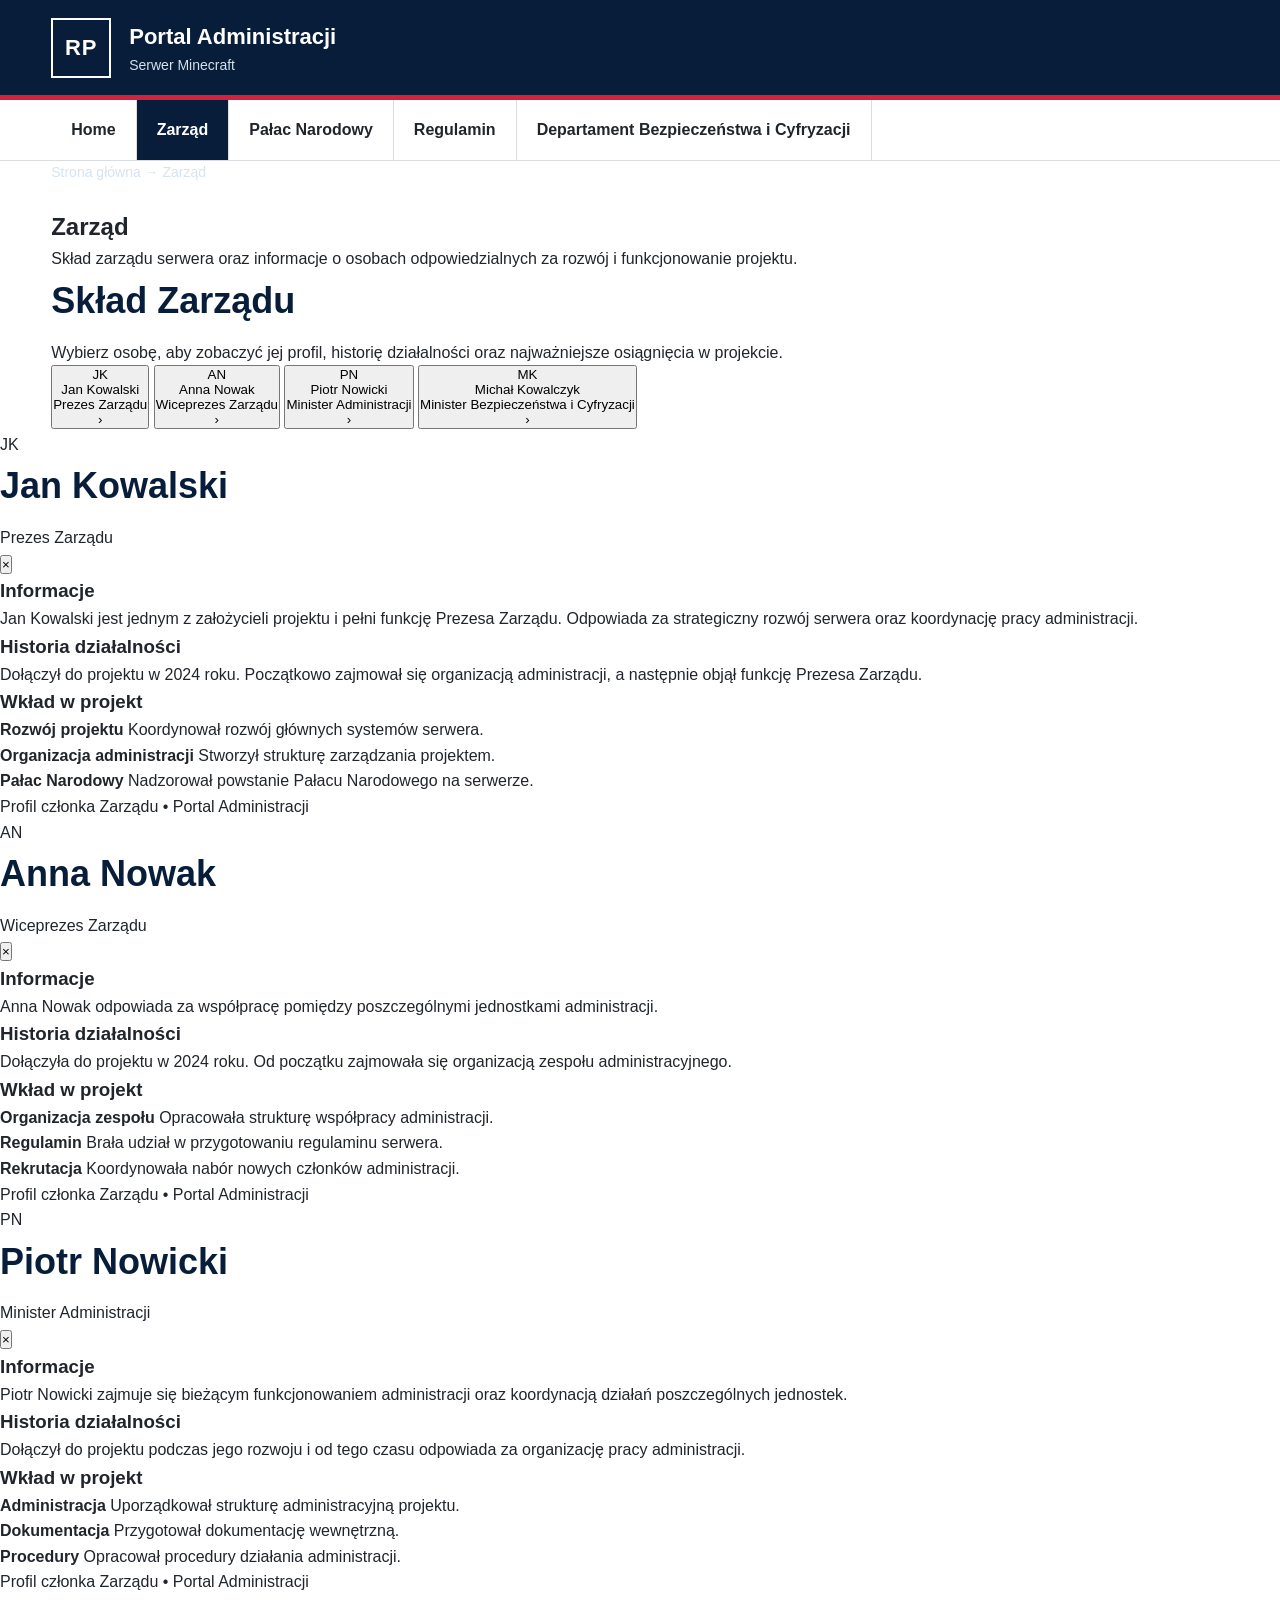
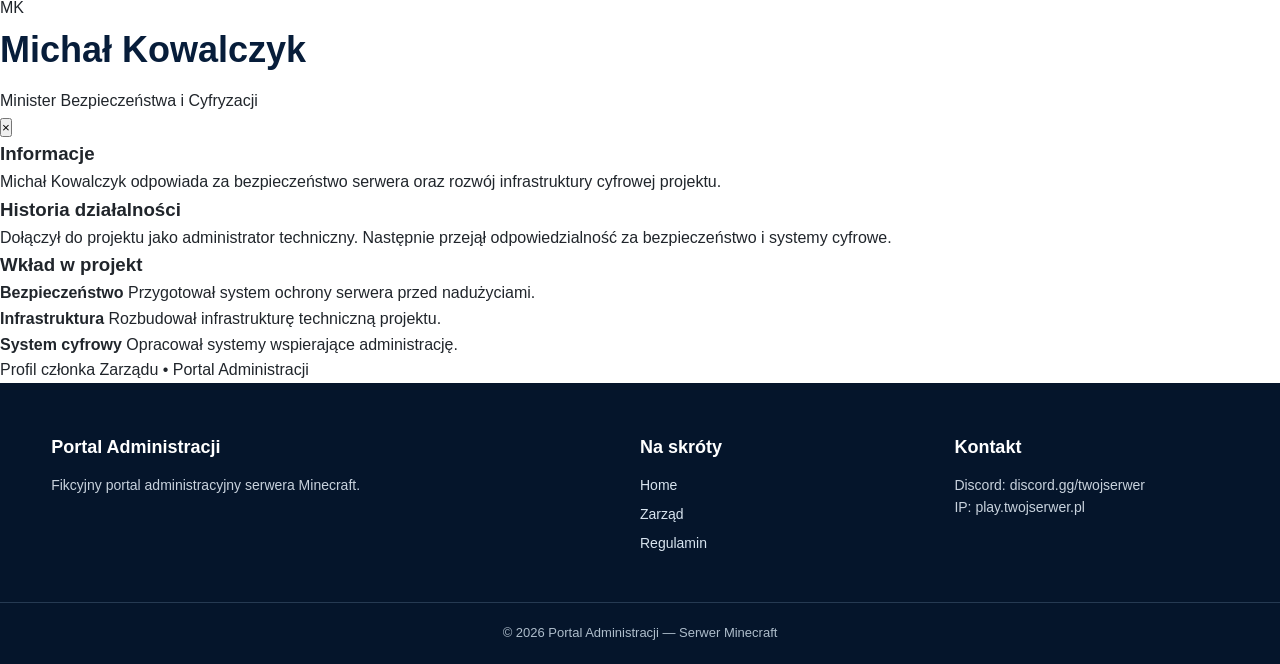
<file: zarzad.html>
<!DOCTYPE html>
<html lang="pl">
<head>
    <meta charset="UTF-8">
    <meta name="viewport" content="width=device-width, initial-scale=1.0">

    <title>Zarząd — Portal Administracji</title>

    <link rel="icon" href="logopymc.png" type="image/png">
    <link rel="stylesheet" href="style.css">

    </style>
</head>

<body>

<header class="top">

    <div class="container top-content">

        <div class="brand">

            <div class="logo">
                RP
            </div>

            <div>
                <strong>Portal Administracji</strong>
                <span>Serwer Minecraft</span>
            </div>

        </div>

        <button class="menu-button"
                onclick="toggleMenu()">
            ☰ MENU
        </button>

    </div>

</header>


<nav id="navigation">

    <div class="container nav-content">

        <a href="index.html">
            Home
        </a>

        <a class="active" href="zarzad.html">
            Zarząd
        </a>

        <a href="palac-narodowy.html">
            Pałac Narodowy
        </a>

        <a href="regulamin.html">
            Regulamin
        </a>

        <a href="departament.html">
            Departament Bezpieczeństwa i Cyfryzacji
        </a>

    </div>

</nav>


<!-- =====================================
     NAGŁÓWEK
===================================== -->

<section class="government-header">

    <div class="container">

        <div class="breadcrumbs">
            Strona główna → Zarząd
        </div>

        <h1>Zarząd</h1>

        <p>
            Skład zarządu serwera oraz informacje
            o osobach odpowiedzialnych za rozwój
            i funkcjonowanie projektu.
        </p>

    </div>

</section>


<!-- =====================================
     LISTA
===================================== -->

<main class="government-content">

    <div class="container">

        <h2>Skład Zarządu</h2>

        <p class="section-description">
            Wybierz osobę, aby zobaczyć jej profil,
            historię działalności oraz najważniejsze
            osiągnięcia w projekcie.
        </p>


        <div class="minister-list">


            <!-- OSOBA 1 -->

            <button class="minister"
                    onclick="openProfile('jan')">

                <div class="minister-photo">
                    JK
                </div>

                <div>

                    <div class="minister-name">
                        Jan Kowalski
                    </div>

                    <div class="minister-position">
                        Prezes Zarządu
                    </div>

                </div>

                <div class="minister-arrow">
                    ›
                </div>

            </button>


            <!-- OSOBA 2 -->

            <button class="minister"
                    onclick="openProfile('anna')">

                <div class="minister-photo">
                    AN
                </div>

                <div>

                    <div class="minister-name">
                        Anna Nowak
                    </div>

                    <div class="minister-position">
                        Wiceprezes Zarządu
                    </div>

                </div>

                <div class="minister-arrow">
                    ›
                </div>

            </button>


            <!-- OSOBA 3 -->

            <button class="minister"
                    onclick="openProfile('piotr')">

                <div class="minister-photo">
                    PN
                </div>

                <div>

                    <div class="minister-name">
                        Piotr Nowicki
                    </div>

                    <div class="minister-position">
                        Minister Administracji
                    </div>

                </div>

                <div class="minister-arrow">
                    ›
                </div>

            </button>


            <!-- OSOBA 4 -->

            <button class="minister"
                    onclick="openProfile('michal')">

                <div class="minister-photo">
                    MK
                </div>

                <div>

                    <div class="minister-name">
                        Michał Kowalczyk
                    </div>

                    <div class="minister-position">
                        Minister Bezpieczeństwa i Cyfryzacji
                    </div>

                </div>

                <div class="minister-arrow">
                    ›
                </div>

            </button>


        </div>

    </div>

</main>


<!-- =====================================
     PROFILE — JAN
===================================== -->

<div class="profile-overlay"
     id="jan">

    <div class="profile">

        <div class="profile-top">

            <div class="profile-photo">
                JK
            </div>

            <div>

                <h2>
                    Jan Kowalski
                </h2>

                <p>
                    Prezes Zarządu
                </p>

            </div>

            <button class="close-profile"
                    onclick="closeProfile('jan')">
                ×
            </button>

        </div>


        <div class="profile-body">

            <h3>
                Informacje
            </h3>

            <p>
                Jan Kowalski jest jednym z założycieli
                projektu i pełni funkcję Prezesa Zarządu.
                Odpowiada za strategiczny rozwój serwera
                oraz koordynację pracy administracji.
            </p>


            <h3>
                Historia działalności
            </h3>

            <p>
                Dołączył do projektu w 2024 roku.
                Początkowo zajmował się organizacją
                administracji, a następnie objął funkcję
                Prezesa Zarządu.
            </p>


            <h3>
                Wkład w projekt
            </h3>

            <ul class="achievement-list">

                <li>
                    <strong>Rozwój projektu</strong>
                    Koordynował rozwój głównych systemów
                    serwera.
                </li>

                <li>
                    <strong>Organizacja administracji</strong>
                    Stworzył strukturę zarządzania projektem.
                </li>

                <li>
                    <strong>Pałac Narodowy</strong>
                    Nadzorował powstanie Pałacu Narodowego
                    na serwerze.
                </li>

            </ul>

        </div>


        <div class="profile-footer">
            Profil członka Zarządu • Portal Administracji
        </div>

    </div>

</div>


<!-- =====================================
     PROFILE — ANNA
===================================== -->

<div class="profile-overlay"
     id="anna">

    <div class="profile">

        <div class="profile-top">

            <div class="profile-photo">
                AN
            </div>

            <div>

                <h2>
                    Anna Nowak
                </h2>

                <p>
                    Wiceprezes Zarządu
                </p>

            </div>

            <button class="close-profile"
                    onclick="closeProfile('anna')">
                ×
            </button>

        </div>


        <div class="profile-body">

            <h3>Informacje</h3>

            <p>
                Anna Nowak odpowiada za współpracę
                pomiędzy poszczególnymi jednostkami
                administracji.
            </p>

            <h3>Historia działalności</h3>

            <p>
                Dołączyła do projektu w 2024 roku.
                Od początku zajmowała się organizacją
                zespołu administracyjnego.
            </p>

            <h3>Wkład w projekt</h3>

            <ul class="achievement-list">

                <li>
                    <strong>Organizacja zespołu</strong>
                    Opracowała strukturę współpracy
                    administracji.
                </li>

                <li>
                    <strong>Regulamin</strong>
                    Brała udział w przygotowaniu
                    regulaminu serwera.
                </li>

                <li>
                    <strong>Rekrutacja</strong>
                    Koordynowała nabór nowych członków
                    administracji.
                </li>

            </ul>

        </div>

        <div class="profile-footer">
            Profil członka Zarządu • Portal Administracji
        </div>

    </div>

</div>


<!-- =====================================
     PROFILE — PIOTR
===================================== -->

<div class="profile-overlay"
     id="piotr">

    <div class="profile">

        <div class="profile-top">

            <div class="profile-photo">
                PN
            </div>

            <div>

                <h2>
                    Piotr Nowicki
                </h2>

                <p>
                    Minister Administracji
                </p>

            </div>

            <button class="close-profile"
                    onclick="closeProfile('piotr')">
                ×
            </button>

        </div>


        <div class="profile-body">

            <h3>Informacje</h3>

            <p>
                Piotr Nowicki zajmuje się bieżącym
                funkcjonowaniem administracji oraz
                koordynacją działań poszczególnych
                jednostek.
            </p>

            <h3>Historia działalności</h3>

            <p>
                Dołączył do projektu podczas jego
                rozwoju i od tego czasu odpowiada
                za organizację pracy administracji.
            </p>

            <h3>Wkład w projekt</h3>

            <ul class="achievement-list">

                <li>
                    <strong>Administracja</strong>
                    Uporządkował strukturę administracyjną
                    projektu.
                </li>

                <li>
                    <strong>Dokumentacja</strong>
                    Przygotował dokumentację wewnętrzną.
                </li>

                <li>
                    <strong>Procedury</strong>
                    Opracował procedury działania
                    administracji.
                </li>

            </ul>

        </div>

        <div class="profile-footer">
            Profil członka Zarządu • Portal Administracji
        </div>

    </div>

</div>


<!-- =====================================
     PROFILE — MICHAŁ
===================================== -->

<div class="profile-overlay"
     id="michal">

    <div class="profile">

        <div class="profile-top">

            <div class="profile-photo">
                MK
            </div>

            <div>

                <h2>
                    Michał Kowalczyk
                </h2>

                <p>
                    Minister Bezpieczeństwa i Cyfryzacji
                </p>

            </div>

            <button class="close-profile"
                    onclick="closeProfile('michal')">
                ×
            </button>

        </div>


        <div class="profile-body">

            <h3>Informacje</h3>

            <p>
                Michał Kowalczyk odpowiada za
                bezpieczeństwo serwera oraz rozwój
                infrastruktury cyfrowej projektu.
            </p>

            <h3>Historia działalności</h3>

            <p>
                Dołączył do projektu jako administrator
                techniczny. Następnie przejął
                odpowiedzialność za bezpieczeństwo
                i systemy cyfrowe.
            </p>

            <h3>Wkład w projekt</h3>

            <ul class="achievement-list">

                <li>
                    <strong>Bezpieczeństwo</strong>
                    Przygotował system ochrony serwera
                    przed nadużyciami.
                </li>

                <li>
                    <strong>Infrastruktura</strong>
                    Rozbudował infrastrukturę techniczną
                    projektu.
                </li>

                <li>
                    <strong>System cyfrowy</strong>
                    Opracował systemy wspierające
                    administrację.
                </li>

            </ul>

        </div>

        <div class="profile-footer">
            Profil członka Zarządu • Portal Administracji
        </div>

    </div>

</div>


<footer>

    <div class="container footer-grid">

        <div>

            <strong>
                Portal Administracji
            </strong>

            <p>
                Fikcyjny portal administracyjny
                serwera Minecraft.
            </p>

        </div>

        <div>

            <strong>
                Na skróty
            </strong>

            <a href="index.html">
                Home
            </a>

            <a href="zarzad.html">
                Zarząd
            </a>

            <a href="regulamin.html">
                Regulamin
            </a>

        </div>

        <div>

            <strong>
                Kontakt
            </strong>

            <p>
                Discord: discord.gg/twojserwer
            </p>

            <p>
                IP: play.twojserwer.pl
            </p>

        </div>

    </div>


    <div class="copyright">
        © 2026 Portal Administracji — Serwer Minecraft
    </div>

</footer>


<script>

    function toggleMenu() {

        const navigation =
            document.getElementById("navigation");

        navigation.classList.toggle("open");
    }


    function openProfile(id) {

        const profile =
            document.getElementById(id);

        profile.classList.add("active");

        document.body.style.overflow = "hidden";
    }


    function closeProfile(id) {

        const profile =
            document.getElementById(id);

        profile.classList.remove("active");

        document.body.style.overflow = "";
    }


    /* Kliknięcie poza kartą zamyka profil */

    document.querySelectorAll(".profile-overlay")
        .forEach(overlay => {

            overlay.addEventListener(
                "click",
                function(event) {

                    if (event.target === overlay) {

                        overlay.classList.remove("active");

                        document.body.style.overflow = "";
                    }

                }
            );

        });


    /* ESC zamyka profil */

    document.addEventListener(
        "keydown",
        function(event) {

            if (event.key === "Escape") {

                document.querySelectorAll(
                    ".profile-overlay.active"
                ).forEach(profile => {

                    profile.classList.remove("active");

                });

                document.body.style.overflow = "";
            }

        }
    );

</script>

</body>
</html>
</file>
<file: style.css>
* {
    box-sizing: border-box;
    margin: 0;
    padding: 0;
}

:root {
    --navy: #071d3a;
    --dark-blue: #05152b;
    --blue: #0b4f8a;
    --red: #d4213d;
    --light: #f5f6f7;
    --border: #d9dde2;
    --text: #20252b;
    --gray: #5b626a;
}

body {
    font-family:
        Arial,
        Helvetica,
        sans-serif;

    color: var(--text);
    background: white;
    line-height: 1.6;
}

.container {
    width: min(1180px, 92%);
    margin: auto;
}


/* HEADER */

.top {
    background: var(--navy);
    color: white;
    border-bottom: 5px solid var(--red);
}

.top-content {
    min-height: 95px;

    display: flex;
    align-items: center;
    justify-content: space-between;
}

.brand {
    display: flex;
    align-items: center;
    gap: 18px;
}

.logo {
    width: 60px;
    height: 60px;

    display: flex;
    align-items: center;
    justify-content: center;

    border: 2px solid white;

    font-size: 22px;
    font-weight: bold;

    letter-spacing: 1px;
}

.brand strong {
    display: block;
    font-size: 22px;
}

.brand span {
    display: block;

    color: #d7e0eb;

    font-size: 14px;
}


/* MENU */

nav {
    background: white;

    border-bottom: 1px solid var(--border);
}

.nav-content {
    display: flex;
    flex-wrap: wrap;
}

.nav-content a {
    color: var(--text);

    text-decoration: none;

    padding: 17px 20px;

    font-weight: bold;

    border-right: 1px solid var(--border);

    transition: .2s;
}

.nav-content a:hover,
.nav-content a.active {
    background: var(--navy);
    color: white;
}

.menu-button {
    display: none;

    background: transparent;
    border: 1px solid white;

    color: white;

    padding: 10px 15px;

    font-weight: bold;
}


/* HERO */

.hero {
    background:
        linear-gradient(
            120deg,
            #071d3a,
            #0b477c
        );

    color: white;

    padding: 65px 0;
}

.breadcrumbs {
    color: #d7e3ef;

    font-size: 14px;

    margin-bottom: 25px;
}

.hero h1 {
    font-size: clamp(36px, 5vw, 58px);

    line-height: 1.1;

    margin-bottom: 20px;
}

.hero-description {
    font-size: 21px;

    max-width: 700px;

    color: #e2ebf4;
}


.server-box {
    margin-top: 35px;

    display: flex;

    justify-content: space-between;
    align-items: center;

    gap: 20px;

    max-width: 750px;

    padding: 20px 25px;

    background: white;

    color: var(--text);

    border-left: 6px solid var(--red);
}

.server-box span {
    display: block;

    color: var(--gray);

    font-size: 12px;

    font-weight: bold;

    letter-spacing: 1px;
}

.server-box strong {
    font-size: 20px;
}

.server-box button {
    background: var(--red);

    color: white;

    border: none;

    padding: 13px 20px;

    cursor: pointer;

    font-weight: bold;
}

.server-box button:hover {
    background: #b91830;
}


/* SECTIONS */

.section {
    padding: 65px 0;
}

.gray-section {
    background: var(--light);

    padding: 65px 0;
}

h2 {
    font-size: 36px;

    color: var(--navy);

    margin-bottom: 10px;
}

.red-line {
    width: 60px;
    height: 5px;

    background: var(--red);

    margin-bottom: 35px;
}


/* NEWS */

.news {
    display: grid;

    grid-template-columns:
        repeat(3, 1fr);

    gap: 25px;
}

.news article {
    border: 1px solid var(--border);

    padding: 25px;

    background: white;

    transition: .2s;
}

.news article:hover {
    transform: translateY(-4px);

    box-shadow:
        0 8px 25px
        rgba(0,0,0,.08);
}

.date {
    color: var(--gray);

    font-size: 13px;

    font-weight: bold;
}

.news h3 {
    color: var(--navy);

    margin: 10px 0;

    font-size: 21px;

    line-height: 1.3;
}

.news p {
    color: var(--gray);

    margin-bottom: 18px;
}

.news a {
    color: var(--blue);

    font-weight: bold;

    text-decoration: none;
}


/* CARDS */

.cards {
    display: grid;

    grid-template-columns:
        repeat(4, 1fr);

    gap: 20px;
}

.card {
    display: block;

    background: white;

    border: 1px solid var(--border);

    padding: 28px;

    color: var(--text);

    text-decoration: none;

    border-top: 5px solid var(--navy);

    transition: .2s;
}

.card:hover {
    border-top-color: var(--red);

    transform: translateY(-5px);
}

.card-icon {
    color: var(--red);

    font-weight: bold;

    font-size: 14px;
}

.card h3 {
    color: var(--navy);

    margin: 8px 0;

    font-size: 21px;
}

.card p {
    color: var(--gray);
}


/* FOOTER */

footer {
    background: var(--dark-blue);

    color: white;

    padding-top: 50px;
}

.footer-grid {
    display: grid;

    grid-template-columns:
        2fr 1fr 1fr;

    gap: 40px;

    padding-bottom: 40px;
}

footer strong {
    display: block;

    margin-bottom: 12px;

    font-size: 18px;
}

footer p {
    color: #c8d2dd;

    font-size: 14px;
}

footer a {
    display: block;

    color: #d8e4ef;

    text-decoration: none;

    margin-bottom: 7px;

    font-size: 14px;
}

footer a:hover {
    color: white;
    text-decoration: underline;
}

.copyright {
    border-top: 1px solid #263a52;

    padding: 20px;

    text-align: center;

    color: #aebdcb;

    font-size: 13px;
}


/* RESPONSIVE */

@media (max-width: 850px) {

    .menu-button {
        display: block;
    }

    nav {
        display: none;
    }

    nav.open {
        display: block;
    }

    .nav-content {
        display: block;
    }

    .nav-content a {
        display: block;

        border-bottom: 1px solid var(--border);
    }

    .news {
        grid-template-columns: 1fr;
    }

    .cards {
        grid-template-columns:
            repeat(2, 1fr);
    }

    .footer-grid {
        grid-template-columns: 1fr 1fr;
    }
}


@media (max-width: 550px) {

    .brand strong {
        font-size: 17px;
    }

    .logo {
        width: 48px;
        height: 48px;

        font-size: 17px;
    }

    .hero {
        padding: 45px 0;
    }

    .server-box {
        flex-direction: column;
        align-items: flex-start;
    }

    .cards {
        grid-template-columns: 1fr;
    }

    .footer-grid {
        grid-template-columns: 1fr;
    }
}
</file>
